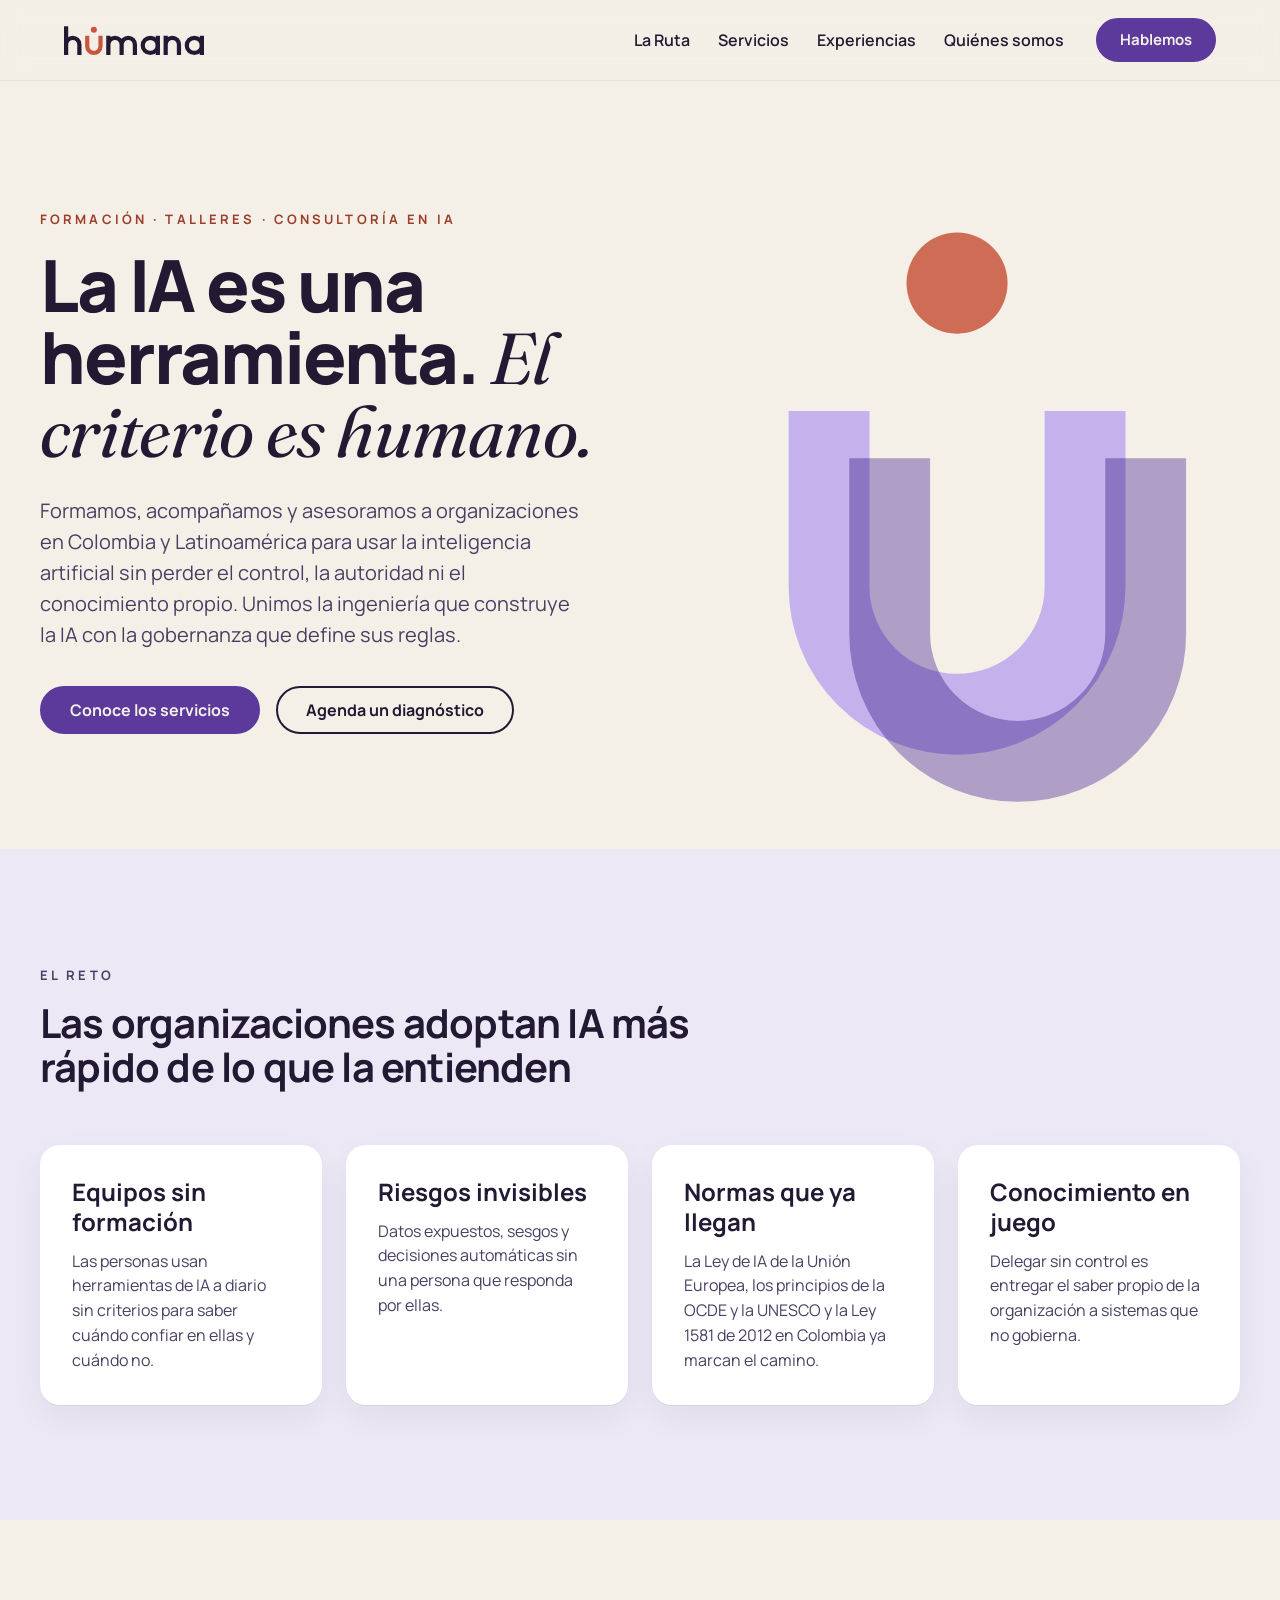
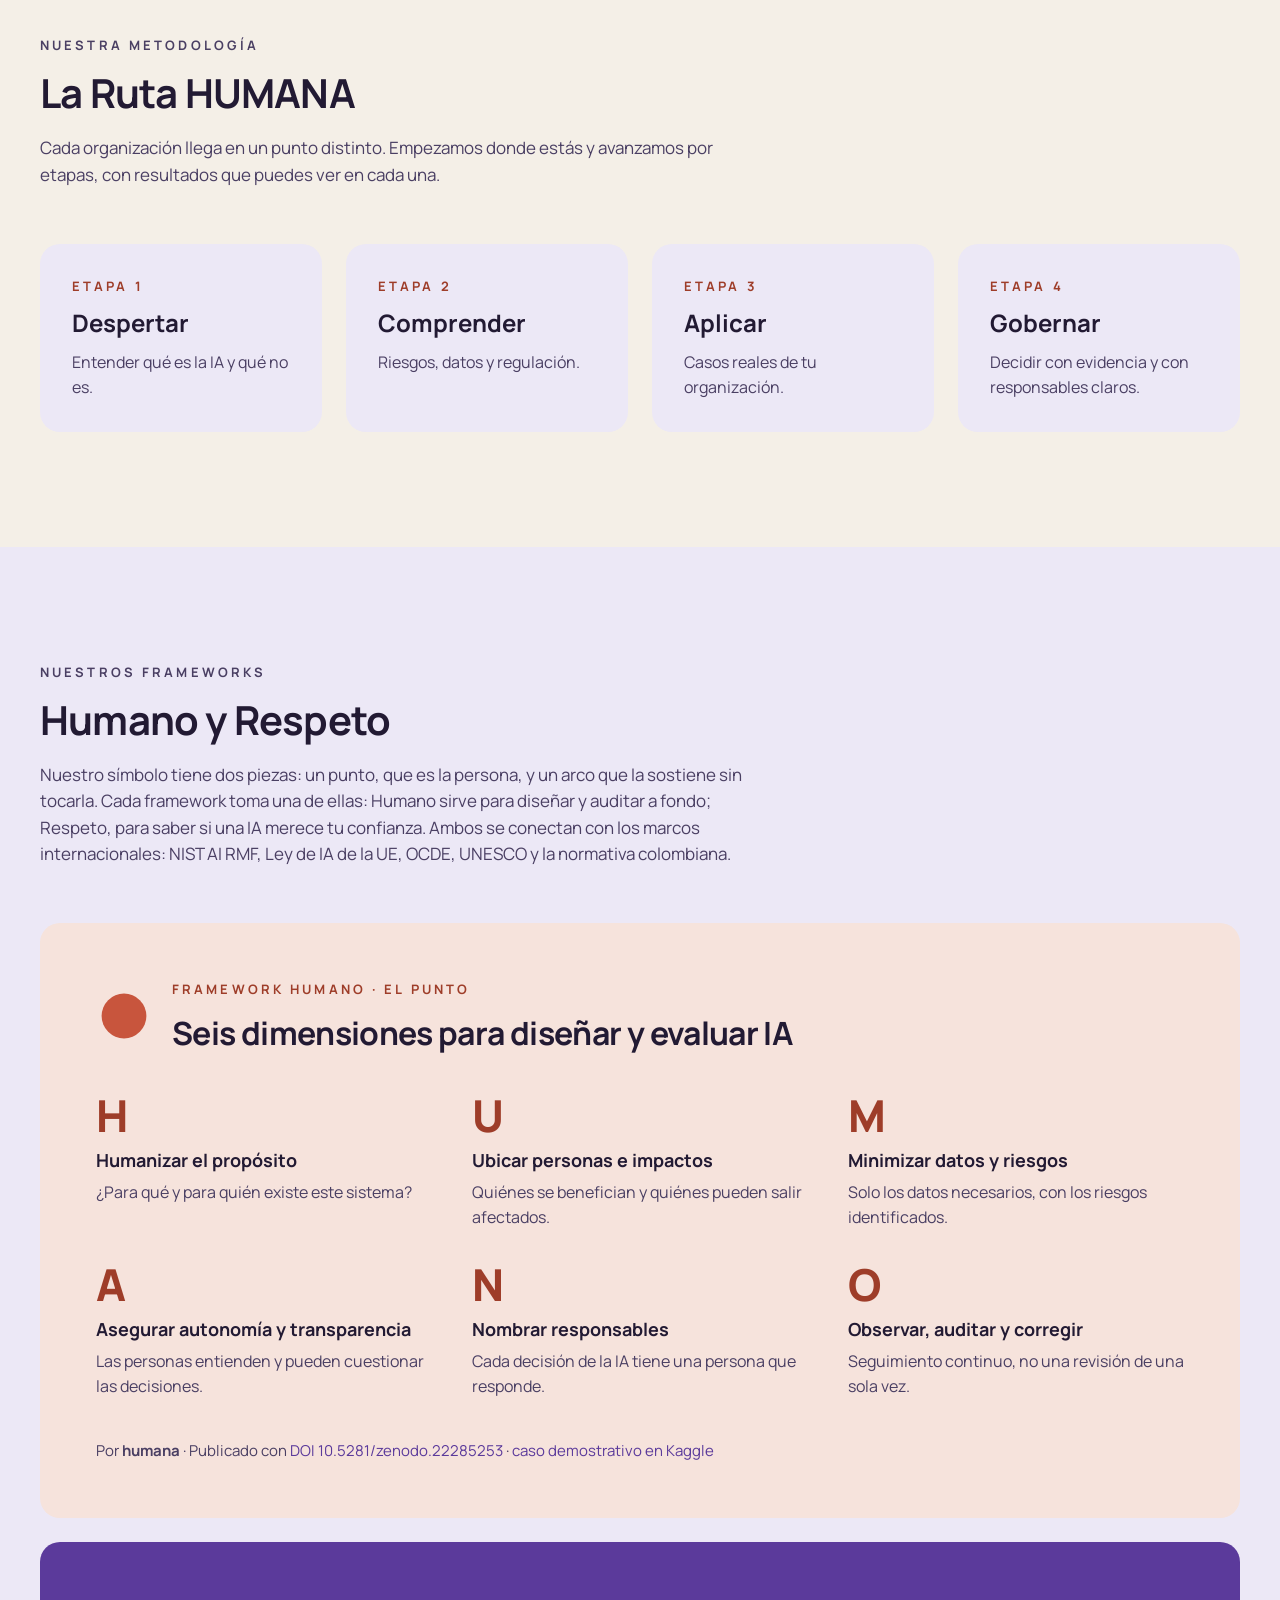
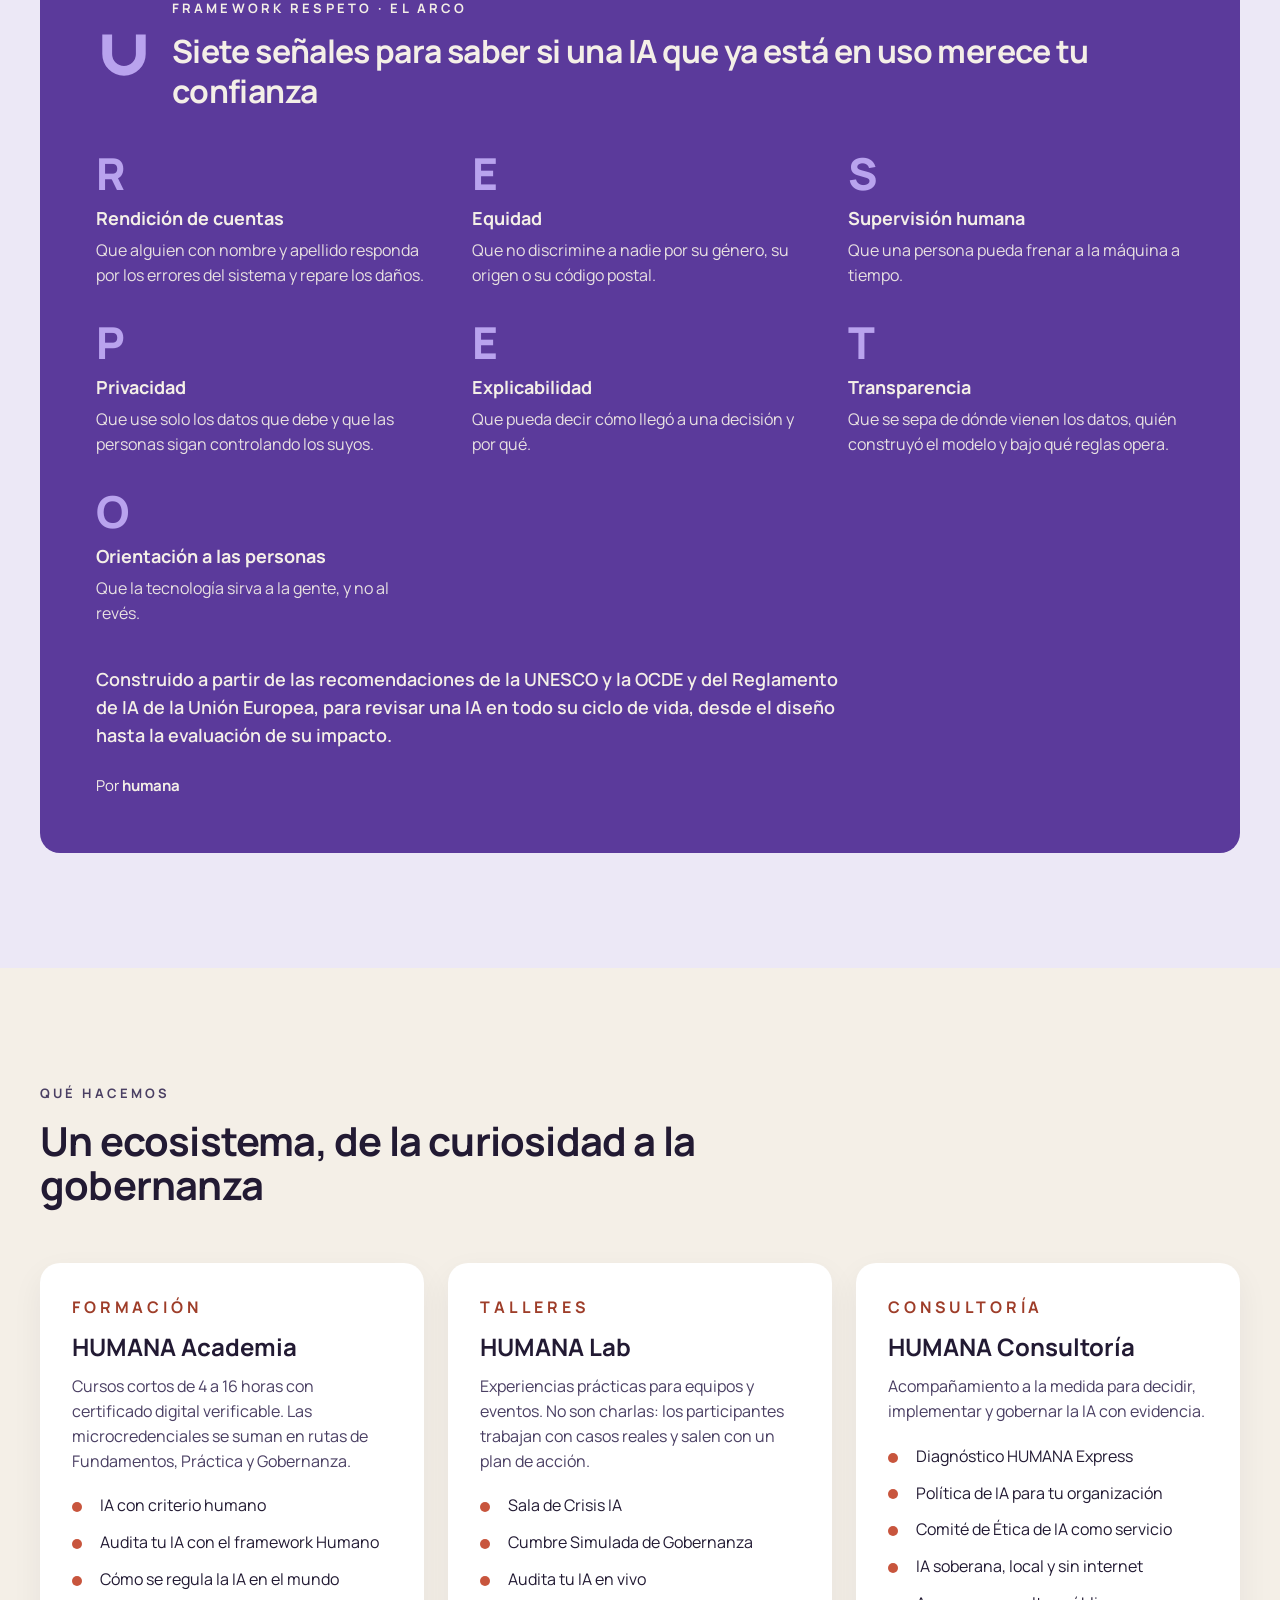
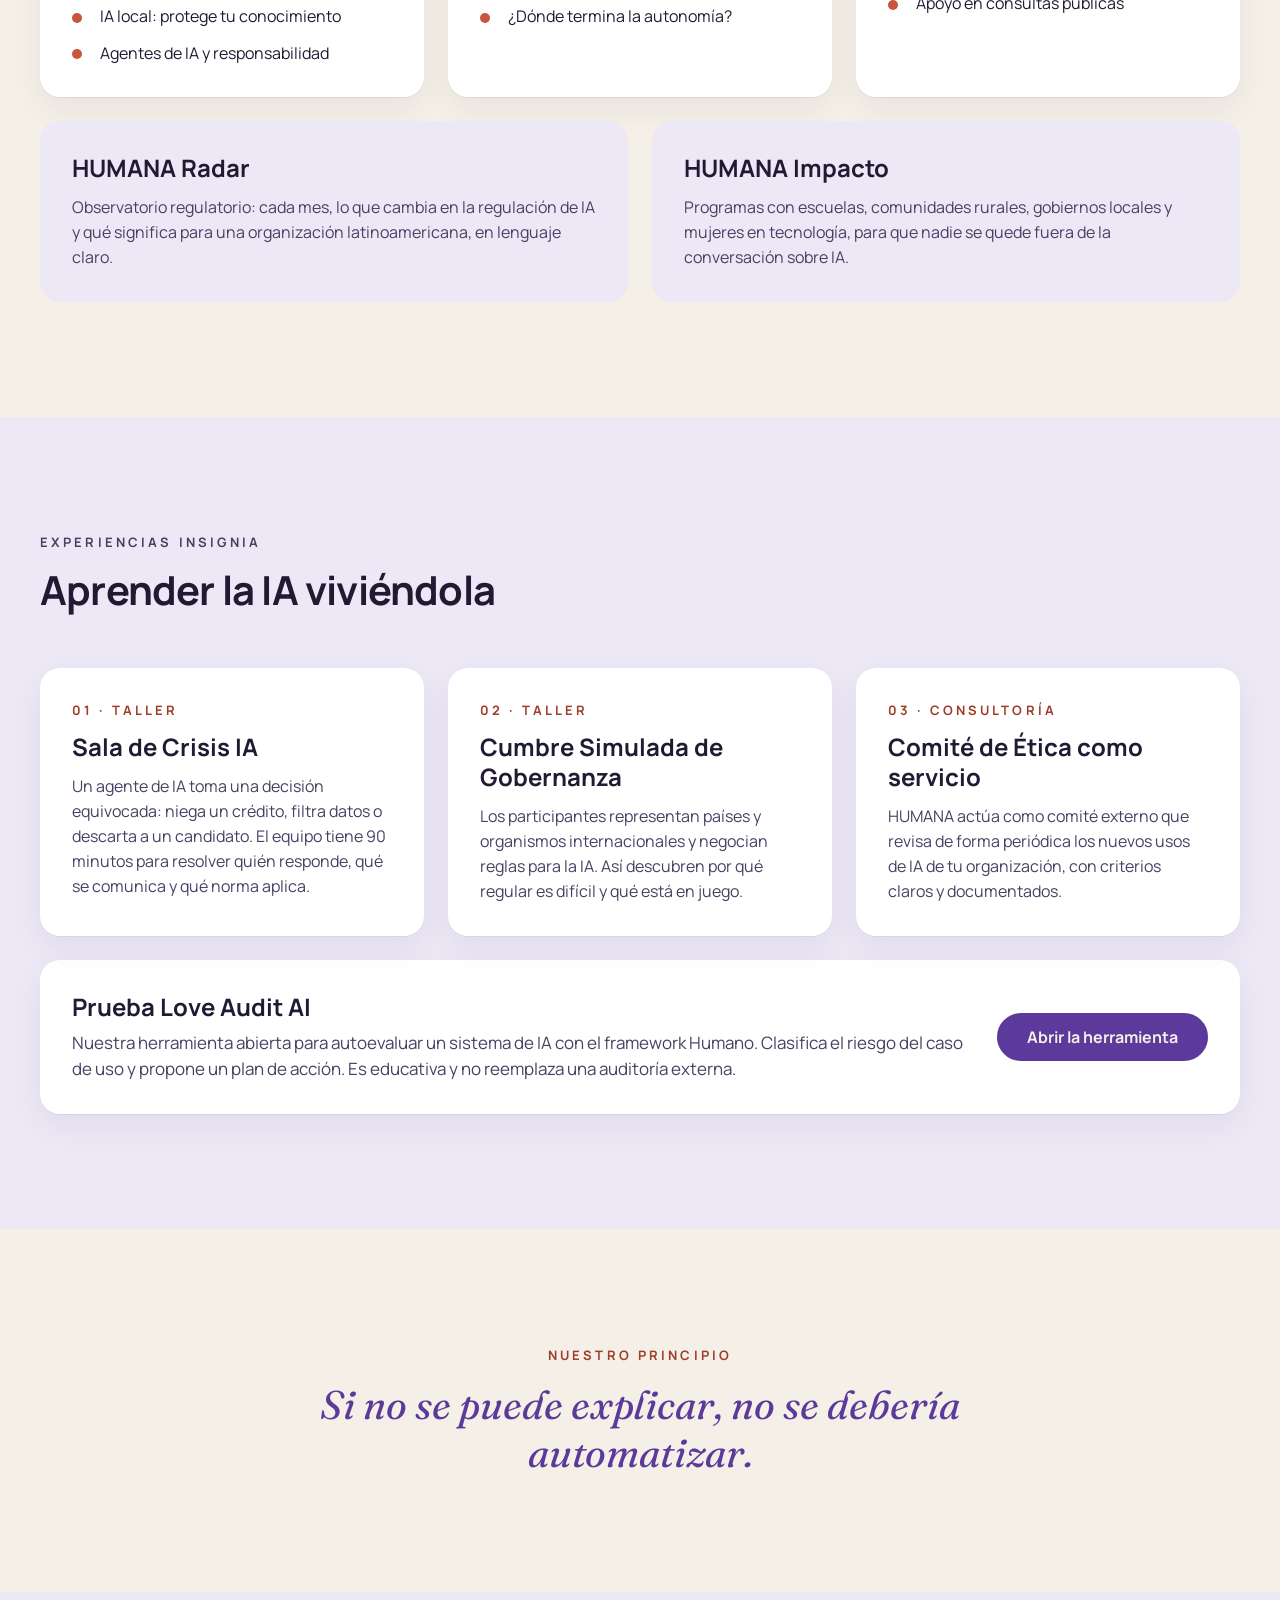
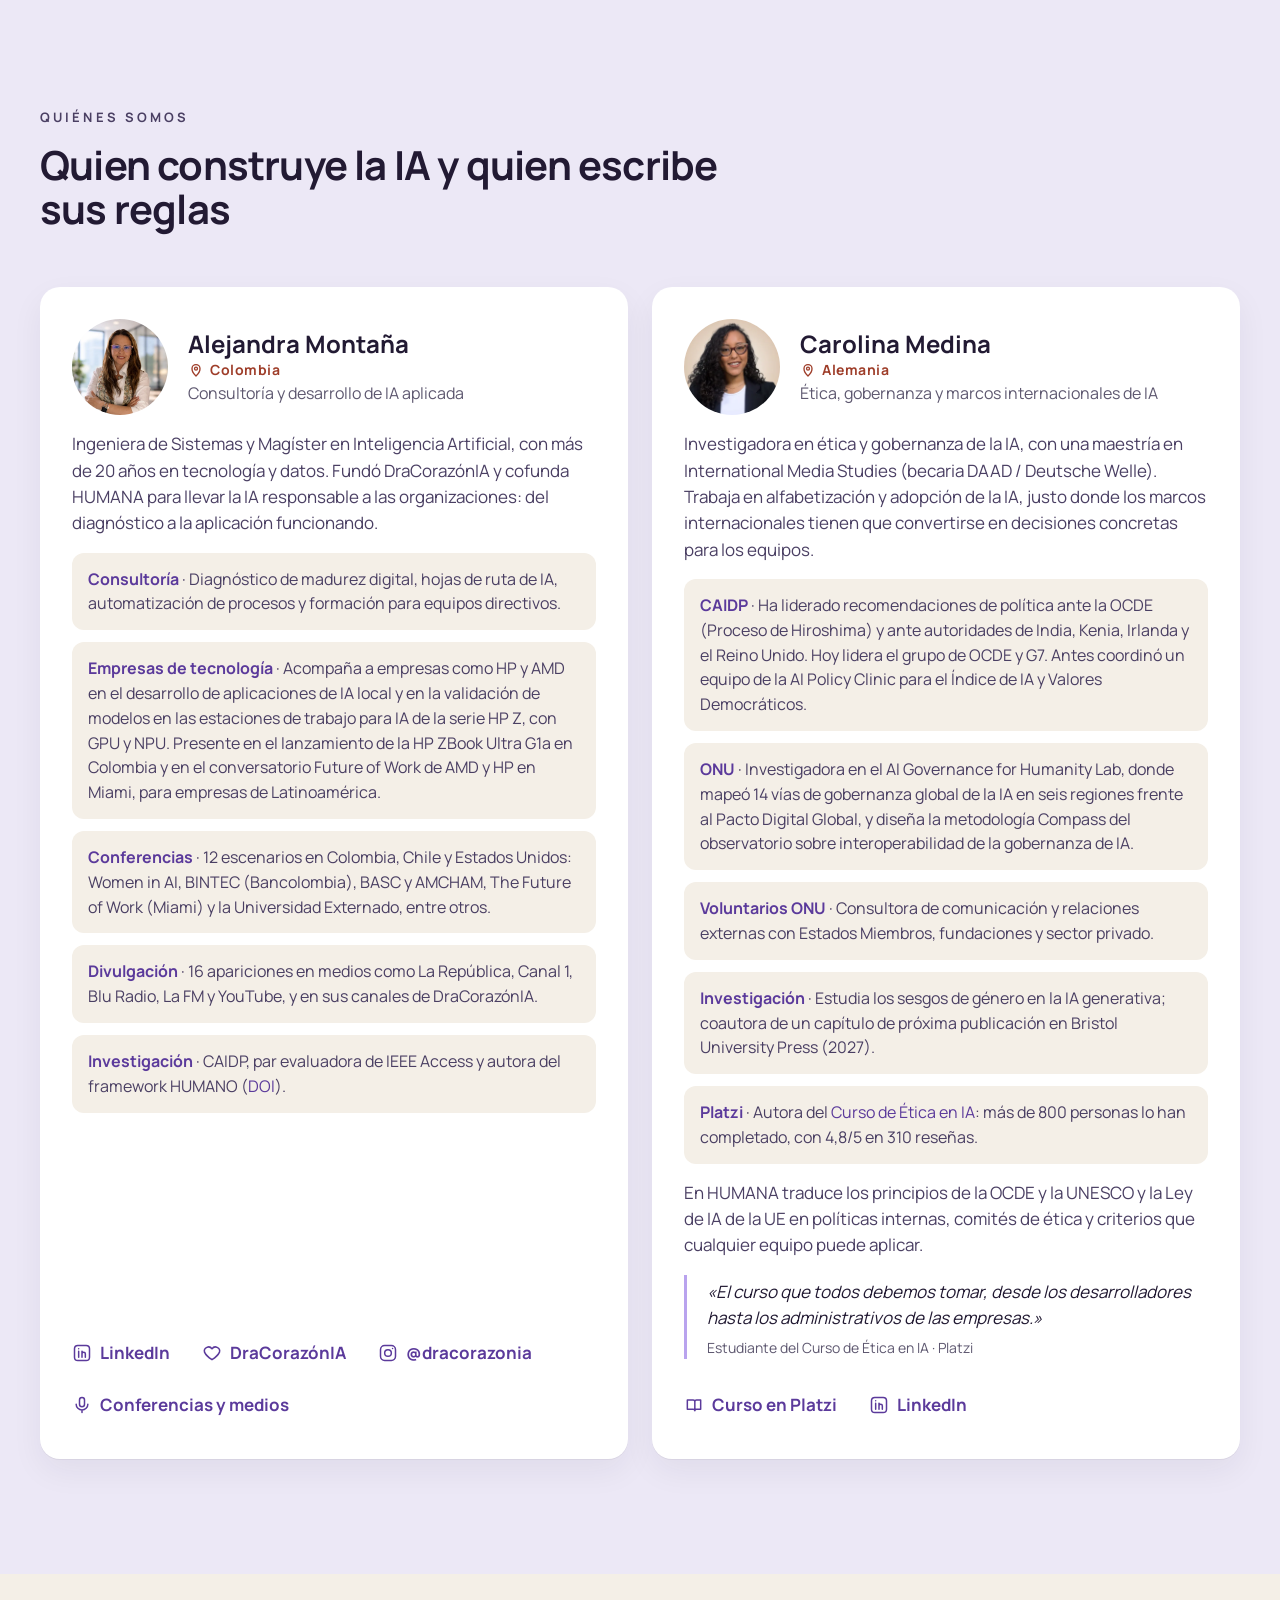
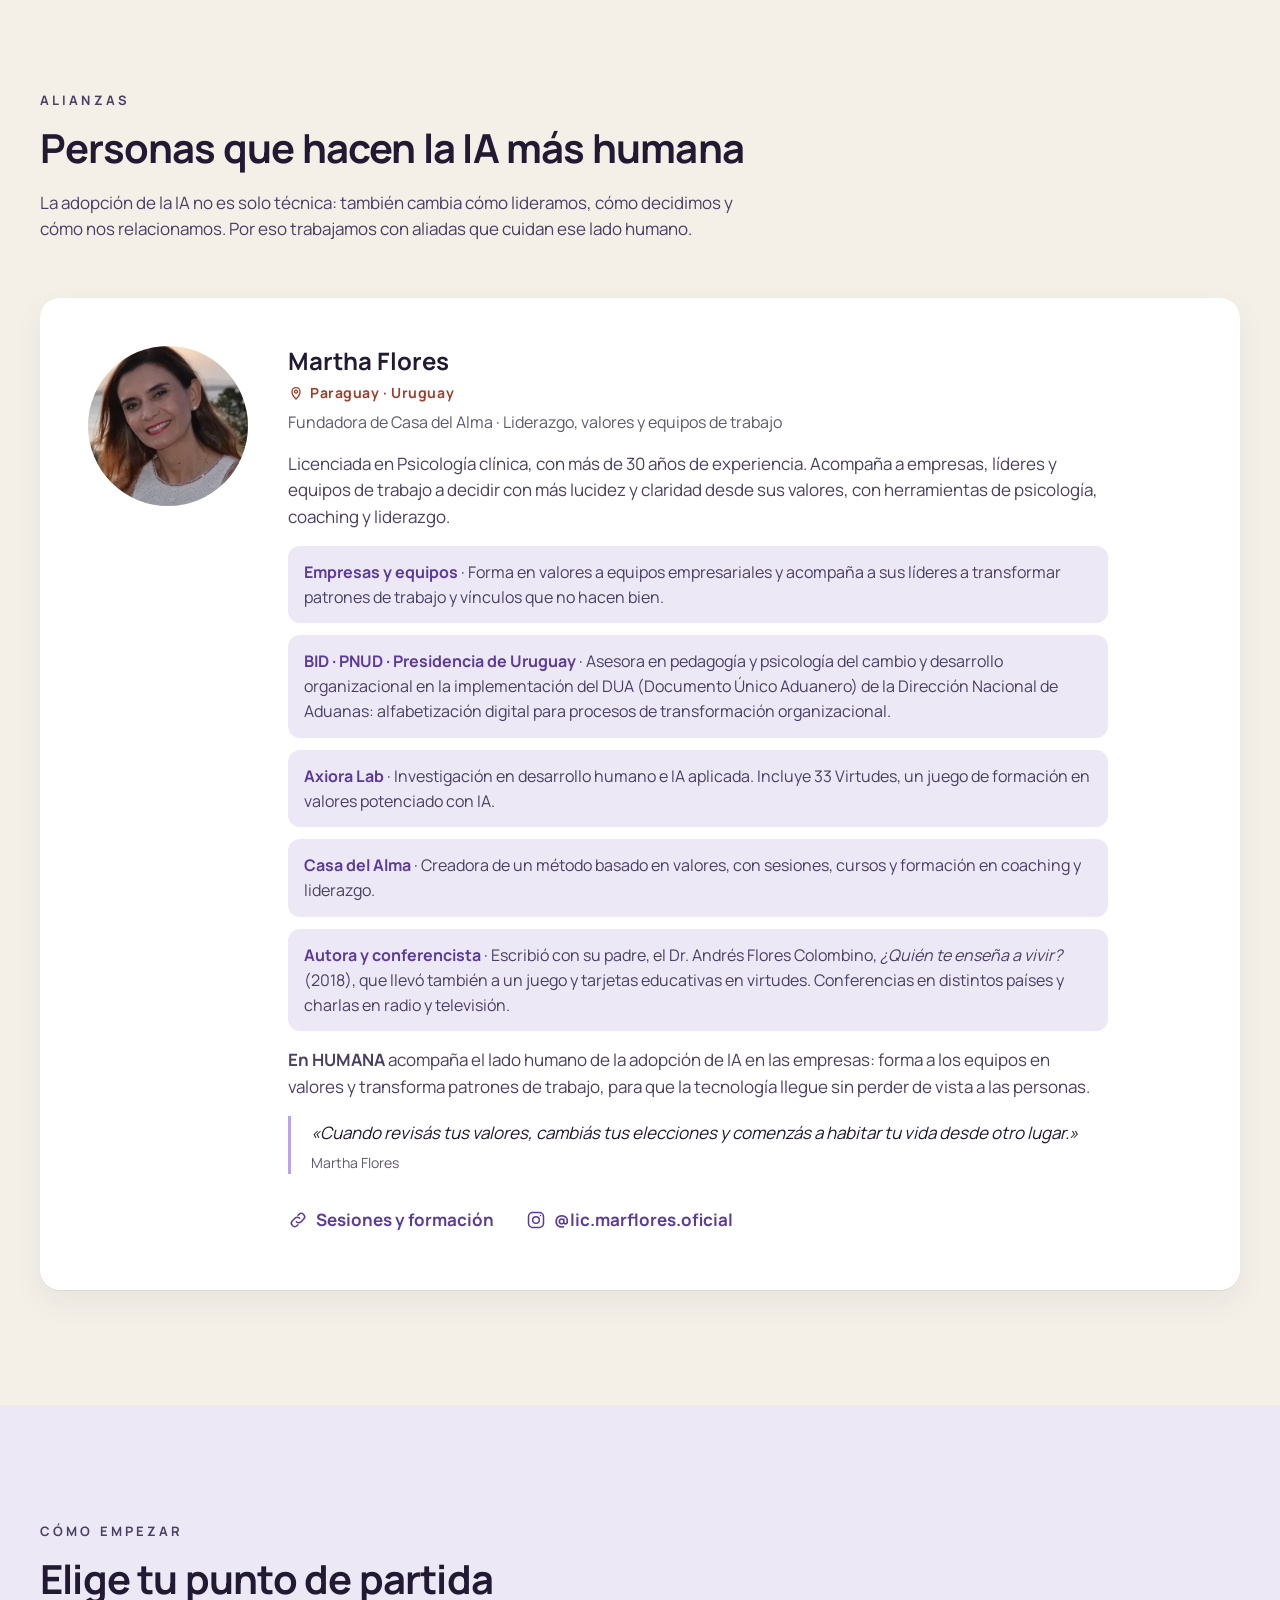
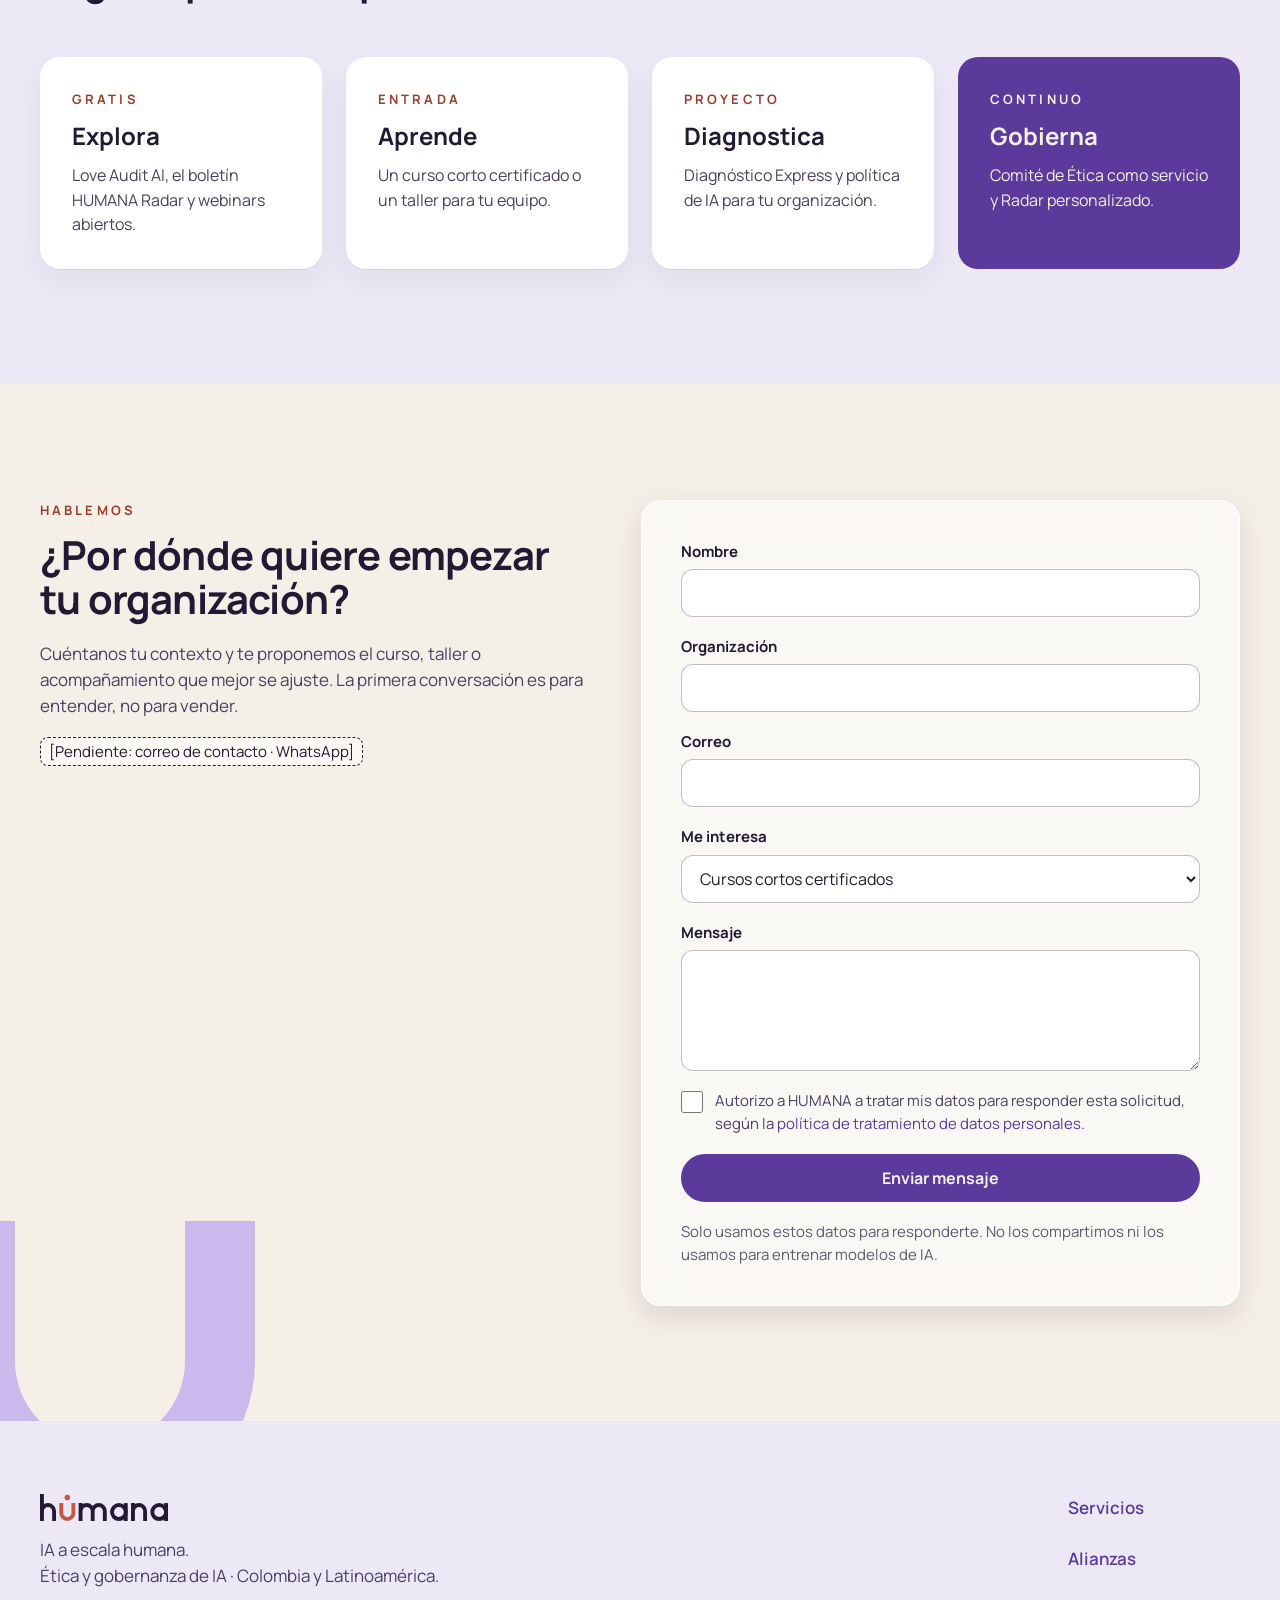
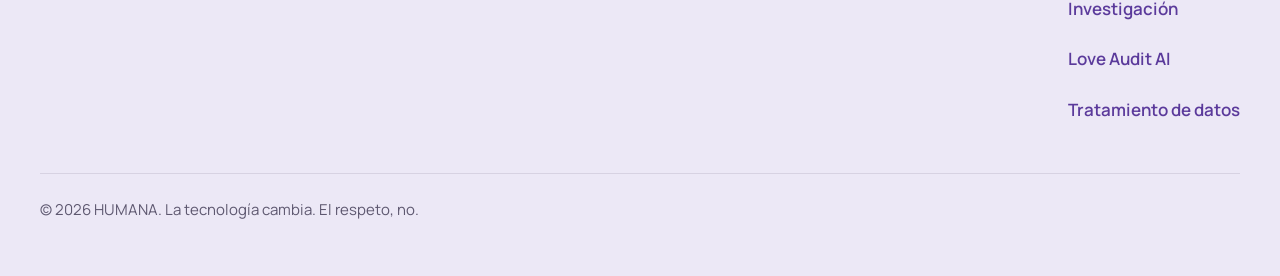
<file: index.html>
<!DOCTYPE html>
<html lang="es-CO">
<head>
  <meta charset="utf-8">
  <meta name="viewport" content="width=device-width, initial-scale=1">
  <title>HUMANA · La IA es una herramienta. El criterio es humano.</title>
  <meta name="description" content="HUMANA forma, acompaña y asesora a organizaciones en Colombia y Latinoamérica para usar la IA sin perder el control, la autoridad ni el conocimiento propio. Cursos, talleres y consultoría en ética y gobernanza de IA.">
  <meta name="theme-color" content="#F4EFE7">
  <meta property="og:title" content="HUMANA · IA a escala humana">
  <meta property="og:description" content="Formación, talleres y consultoría en ética y gobernanza de IA para organizaciones en Colombia y Latinoamérica.">
  <meta property="og:type" content="website">
  <meta property="og:locale" content="es_CO">
  <link rel="icon" href="logo/humana-icono.svg" type="image/svg+xml">
  <link rel="preconnect" href="https://fonts.googleapis.com">
  <link rel="preconnect" href="https://fonts.gstatic.com" crossorigin>
  <link href="https://fonts.googleapis.com/css2?family=Fraunces:ital,opsz,wght@1,9..144,400;1,9..144,500&family=Manrope:wght@400;500;600;700;800&display=swap" rel="stylesheet">
  <link rel="stylesheet" href="css/tokens.css">
  <link rel="stylesheet" href="css/site.css">
</head>
<body>
  <a class="h-salto" href="#contenido">Saltar al contenido</a>

  <header class="h-encabezado">
    <div class="h-contenedor">
      <a class="h-marca" href="./" aria-label="HUMANA, inicio"><img src="logo/humana-logo-claro.svg" alt="HUMANA" width="140" height="30"></a>
      <nav class="h-nav" aria-label="Principal">
        <ul>
          <li><a href="#ruta">La Ruta</a></li>
          <li><a href="#servicios">Servicios</a></li>
          <li><a href="#experiencias">Experiencias</a></li>
          <li><a href="#equipo">Quiénes somos</a></li>
        </ul>
        <a class="h-btn h-btn--compacto" href="#contacto">Hablemos</a>
      </nav>
    </div>
  </header>

  <main id="contenido">

    <!-- Hero -->
    <section class="h-hero">
      <div class="h-contenedor">
        <div class="h-hero__texto">
          <p class="h-eyebrow">Formación · Talleres · Consultoría en IA</p>
          <h1>La IA es una herramienta. <em class="h-acento">El criterio es humano.</em></h1>
          <p class="h-hero__intro">Formamos, acompañamos y asesoramos a organizaciones en Colombia y Latinoamérica para usar la inteligencia artificial sin perder el control, la autoridad ni el conocimiento propio. Unimos la ingeniería que construye la IA con la gobernanza que define sus reglas.</p>
          <div class="h-acciones">
            <a class="h-btn" href="#servicios">Conoce los servicios</a>
            <a class="h-btn h-btn--sec" href="#contacto">Agenda un diagnóstico</a>
          </div>
        </div>
      </div>
      <div class="h-capas" aria-hidden="true"></div>
    </section>

    <!-- El reto -->
    <section class="h-seccion h-seccion--bruma" aria-labelledby="t-reto">
      <div class="h-contenedor">
        <div class="h-cabecera">
          <p class="h-eyebrow">El reto</p>
          <h2 id="t-reto">Las organizaciones adoptan IA más rápido de lo que la entienden</h2>
        </div>
        <div class="h-cuatro">
          <article class="h-card">
            <h3>Equipos sin formación</h3>
            <p>Las personas usan herramientas de IA a diario sin criterios para saber cuándo confiar en ellas y cuándo no.</p>
          </article>
          <article class="h-card">
            <h3>Riesgos invisibles</h3>
            <p>Datos expuestos, sesgos y decisiones automáticas sin una persona que responda por ellas.</p>
          </article>
          <article class="h-card">
            <h3>Normas que ya llegan</h3>
            <p>La Ley de IA de la Unión Europea, los principios de la OCDE y la UNESCO y la Ley 1581 de 2012 en Colombia ya marcan el camino.</p>
          </article>
          <article class="h-card">
            <h3>Conocimiento en juego</h3>
            <p>Delegar sin control es entregar el saber propio de la organización a sistemas que no gobierna.</p>
          </article>
        </div>
      </div>
    </section>

    <!-- La Ruta HUMANA -->
    <section class="h-seccion" id="ruta" aria-labelledby="t-ruta">
      <div class="h-contenedor">
        <div class="h-cabecera">
          <p class="h-eyebrow">Nuestra metodología</p>
          <h2 id="t-ruta">La Ruta HUMANA</h2>
          <p>Cada organización llega en un punto distinto. Empezamos donde estás y avanzamos por etapas, con resultados que puedes ver en cada una.</p>
        </div>
        <ol class="h-recorrido">
          <li><article class="h-card h-card--bruma">
            <span class="h-paso">Etapa 1</span>
            <h3>Despertar</h3>
            <p>Entender qué es la IA y qué no es.</p>
          </article></li>
          <li><article class="h-card h-card--bruma">
            <span class="h-paso">Etapa 2</span>
            <h3>Comprender</h3>
            <p>Riesgos, datos y regulación.</p>
          </article></li>
          <li><article class="h-card h-card--bruma">
            <span class="h-paso">Etapa 3</span>
            <h3>Aplicar</h3>
            <p>Casos reales de tu organización.</p>
          </article></li>
          <li><article class="h-card h-card--bruma">
            <span class="h-paso">Etapa 4</span>
            <h3>Gobernar</h3>
            <p>Decidir con evidencia y con responsables claros.</p>
          </article></li>
        </ol>
      </div>
    </section>

    <!-- Frameworks -->
    <section class="h-seccion h-seccion--bruma" id="frameworks" aria-labelledby="t-frameworks">
      <div class="h-contenedor">
        <div class="h-cabecera">
          <p class="h-eyebrow">Nuestros frameworks</p>
          <h2 id="t-frameworks">Humano y Respeto</h2>
          <p>Nuestro símbolo tiene dos piezas: un punto, que es la persona, y un arco que la sostiene sin tocarla. Cada framework toma una de ellas: Humano sirve para diseñar y auditar a fondo; Respeto, para saber si una IA merece tu confianza. Ambos se conectan con los marcos internacionales: NIST AI RMF, Ley de IA de la UE, OCDE, UNESCO y la normativa colombiana.</p>
        </div>

        <article class="h-card h-card--humano h-humano" aria-labelledby="t-humano">
          <div class="h-humano__cabeza">
            <svg class="h-humano__punto" viewBox="0 0 40 40" aria-hidden="true"><circle cx="20" cy="20" r="16" fill="#C8553D"/></svg>
            <div>
              <p class="h-eyebrow">Framework Humano · el punto</p>
              <h3 id="t-humano">Seis dimensiones para diseñar y evaluar IA</h3>
            </div>
          </div>
          <dl class="h-dimensiones">
            <div><dt><span class="h-letra" aria-hidden="true">H</span>Humanizar el propósito</dt><dd>¿Para qué y para quién existe este sistema?</dd></div>
            <div><dt><span class="h-letra" aria-hidden="true">U</span>Ubicar personas e impactos</dt><dd>Quiénes se benefician y quiénes pueden salir afectados.</dd></div>
            <div><dt><span class="h-letra" aria-hidden="true">M</span>Minimizar datos y riesgos</dt><dd>Solo los datos necesarios, con los riesgos identificados.</dd></div>
            <div><dt><span class="h-letra" aria-hidden="true">A</span>Asegurar autonomía y transparencia</dt><dd>Las personas entienden y pueden cuestionar las decisiones.</dd></div>
            <div><dt><span class="h-letra" aria-hidden="true">N</span>Nombrar responsables</dt><dd>Cada decisión de la IA tiene una persona que responde.</dd></div>
            <div><dt><span class="h-letra" aria-hidden="true">O</span>Observar, auditar y corregir</dt><dd>Seguimiento continuo, no una revisión de una sola vez.</dd></div>
          </dl>
          <p class="h-framework__firma">Por <strong>humana</strong> · Publicado con <a href="https://doi.org/10.5281/zenodo.22285253" target="_blank" rel="noopener">DOI 10.5281/zenodo.22285253<span class="h-salto-texto"> (abre en otra pestaña)</span></a> · <a href="https://www.kaggle.com/code/alejandramontana/humano-adult-census-kaggle" target="_blank" rel="noopener">caso demostrativo en Kaggle<span class="h-salto-texto"> (abre en otra pestaña)</span></a></p>
        </article>

        <article class="h-card h-card--respeto h-respeto" aria-labelledby="t-respeto">
          <div class="h-humano__cabeza">
            <svg class="h-humano__punto" viewBox="0 0 40 40" aria-hidden="true"><path d="M8 6v14a12 12 0 0 0 24 0V6" stroke="#B9A3EE" stroke-width="7" fill="none"/></svg>
            <div>
              <p class="h-eyebrow">Framework Respeto · el arco</p>
              <h3 id="t-respeto">Siete señales para saber si una IA que ya está en uso merece tu confianza</h3>
            </div>
          </div>
          <dl class="h-dimensiones">
            <div><dt><span class="h-letra" aria-hidden="true">R</span>Rendición de cuentas</dt><dd>Que alguien con nombre y apellido responda por los errores del sistema y repare los daños.</dd></div>
            <div><dt><span class="h-letra" aria-hidden="true">E</span>Equidad</dt><dd>Que no discrimine a nadie por su género, su origen o su código postal.</dd></div>
            <div><dt><span class="h-letra" aria-hidden="true">S</span>Supervisión humana</dt><dd>Que una persona pueda frenar a la máquina a tiempo.</dd></div>
            <div><dt><span class="h-letra" aria-hidden="true">P</span>Privacidad</dt><dd>Que use solo los datos que debe y que las personas sigan controlando los suyos.</dd></div>
            <div><dt><span class="h-letra" aria-hidden="true">E</span>Explicabilidad</dt><dd>Que pueda decir cómo llegó a una decisión y por qué.</dd></div>
            <div><dt><span class="h-letra" aria-hidden="true">T</span>Transparencia</dt><dd>Que se sepa de dónde vienen los datos, quién construyó el modelo y bajo qué reglas opera.</dd></div>
            <div><dt><span class="h-letra" aria-hidden="true">O</span>Orientación a las personas</dt><dd>Que la tecnología sirva a la gente, y no al revés.</dd></div>
          </dl>
          <p class="h-respeto__cierre">Construido a partir de las recomendaciones de la UNESCO y la OCDE y del Reglamento de IA de la Unión Europea, para revisar una IA en todo su ciclo de vida, desde el diseño hasta la evaluación de su impacto.</p>
          <p class="h-framework__firma">Por <strong>humana</strong></p>
        </article>
      </div>
    </section>

    <!-- Servicios -->
    <section class="h-seccion" id="servicios" aria-labelledby="t-servicios">
      <div class="h-contenedor">
        <div class="h-cabecera">
          <p class="h-eyebrow">Qué hacemos</p>
          <h2 id="t-servicios">Un ecosistema, de la curiosidad a la gobernanza</h2>
        </div>
        <div class="h-tres">
          <article class="h-card h-servicio">
            <p class="h-eyebrow">Formación</p>
            <h3>HUMANA Academia</h3>
            <p>Cursos cortos de 4 a 16 horas con certificado digital verificable. Las microcredenciales se suman en rutas de Fundamentos, Práctica y Gobernanza.</p>
            <ul class="h-lista">
              <li>IA con criterio humano</li>
              <li>Audita tu IA con el framework Humano</li>
              <li>Cómo se regula la IA en el mundo</li>
              <li>IA local: protege tu conocimiento</li>
              <li>Agentes de IA y responsabilidad</li>
            </ul>
          </article>
          <article class="h-card h-servicio">
            <p class="h-eyebrow">Talleres</p>
            <h3>HUMANA Lab</h3>
            <p>Experiencias prácticas para equipos y eventos. No son charlas: los participantes trabajan con casos reales y salen con un plan de acción.</p>
            <ul class="h-lista">
              <li>Sala de Crisis IA</li>
              <li>Cumbre Simulada de Gobernanza</li>
              <li>Audita tu IA en vivo</li>
              <li>¿Dónde termina la autonomía?</li>
            </ul>
          </article>
          <article class="h-card h-servicio">
            <p class="h-eyebrow">Consultoría</p>
            <h3>HUMANA Consultoría</h3>
            <p>Acompañamiento a la medida para decidir, implementar y gobernar la IA con evidencia.</p>
            <ul class="h-lista">
              <li>Diagnóstico HUMANA Express</li>
              <li>Política de IA para tu organización</li>
              <li>Comité de Ética de IA como servicio</li>
              <li>IA soberana, local y sin internet</li>
              <li>Apoyo en consultas públicas</li>
            </ul>
          </article>
        </div>
        <div class="h-dos h-dos--espacio">
          <article class="h-card h-card--bruma">
            <h3>HUMANA Radar</h3>
            <p>Observatorio regulatorio: cada mes, lo que cambia en la regulación de IA y qué significa para una organización latinoamericana, en lenguaje claro.</p>
          </article>
          <article class="h-card h-card--bruma">
            <h3>HUMANA Impacto</h3>
            <p>Programas con escuelas, comunidades rurales, gobiernos locales y mujeres en tecnología, para que nadie se quede fuera de la conversación sobre IA.</p>
          </article>
        </div>
      </div>
    </section>

    <!-- Experiencias -->
    <section class="h-seccion h-seccion--bruma" id="experiencias" aria-labelledby="t-experiencias">
      <div class="h-contenedor">
        <div class="h-cabecera">
          <p class="h-eyebrow">Experiencias insignia</p>
          <h2 id="t-experiencias">Aprender la IA viviéndola</h2>
        </div>
        <div class="h-tres">
          <article class="h-card">
            <span class="h-paso">01 · Taller</span>
            <h3>Sala de Crisis IA</h3>
            <p>Un agente de IA toma una decisión equivocada: niega un crédito, filtra datos o descarta a un candidato. El equipo tiene 90 minutos para resolver quién responde, qué se comunica y qué norma aplica.</p>
          </article>
          <article class="h-card">
            <span class="h-paso">02 · Taller</span>
            <h3>Cumbre Simulada de Gobernanza</h3>
            <p>Los participantes representan países y organismos internacionales y negocian reglas para la IA. Así descubren por qué regular es difícil y qué está en juego.</p>
          </article>
          <article class="h-card">
            <span class="h-paso">03 · Consultoría</span>
            <h3>Comité de Ética como servicio</h3>
            <p>HUMANA actúa como comité externo que revisa de forma periódica los nuevos usos de IA de tu organización, con criterios claros y documentados.</p>
          </article>
        </div>
        <article class="h-card h-destacada">
          <div>
            <h3>Prueba Love Audit AI</h3>
            <p>Nuestra herramienta abierta para autoevaluar un sistema de IA con el framework Humano. Clasifica el riesgo del caso de uso y propone un plan de acción. Es educativa y no reemplaza una auditoría externa.</p>
          </div>
          <a class="h-btn" href="https://acatherinebusinessintelligence.github.io/Love-Audit-AI/" target="_blank" rel="noopener">Abrir la herramienta<span class="h-salto-texto"> (abre en otra pestaña)</span></a>
        </article>
      </div>
    </section>

    <!-- Principio -->
    <section class="h-seccion h-principio" aria-label="Nuestro principio">
      <div class="h-contenedor">
        <blockquote>
          <p class="h-eyebrow">Nuestro principio</p>
          <p class="h-destacado">Si no se puede explicar, no se debería automatizar.</p>
        </blockquote>
      </div>
    </section>

    <!-- Equipo -->
    <section class="h-seccion h-seccion--bruma" id="equipo" aria-labelledby="t-equipo">
      <div class="h-contenedor">
        <div class="h-cabecera">
          <p class="h-eyebrow">Quiénes somos</p>
          <h2 id="t-equipo">Quien construye la IA y quien escribe sus reglas</h2>
        </div>
        <div class="h-equipo">
          <article class="h-card h-persona">
            <div class="h-persona__cabeza">
              <picture>
                <source srcset="img/alejandra.webp" type="image/webp">
                <img class="h-foto" src="img/alejandra.jpg" alt="Alejandra Montaña" width="96" height="96">
              </picture>
              <div>
                <h3>Alejandra Montaña</h3>
                <p class="h-persona__pais"><svg viewBox="0 0 24 24" aria-hidden="true"><path d="M12 21s-6-5.6-6-11a6 6 0 0 1 12 0c0 5.4-6 11-6 11z"/><circle cx="12" cy="10" r="2.2"/></svg>Colombia</p>
                <p class="h-persona__rol">Consultoría y desarrollo de IA aplicada</p>
              </div>
            </div>
            <p>Ingeniera de Sistemas y Magíster en Inteligencia Artificial, con más de 20 años en tecnología y datos. Fundó DraCorazónIA y cofunda HUMANA para llevar la IA responsable a las organizaciones: del diagnóstico a la aplicación funcionando.</p>
            <ul class="h-credenciales">
              <li><strong>Consultoría</strong> · Diagnóstico de madurez digital, hojas de ruta de IA, automatización de procesos y formación para equipos directivos.</li>
              <li><strong>Empresas de tecnología</strong> · Acompaña a empresas como HP y AMD en el desarrollo de aplicaciones de IA local y en la validación de modelos en las estaciones de trabajo para IA de la serie HP Z, con GPU y NPU. Presente en el lanzamiento de la HP ZBook Ultra G1a en Colombia y en el conversatorio Future of Work de AMD y HP en Miami, para empresas de Latinoamérica.</li>
              <li><strong>Conferencias</strong> · 12 escenarios en Colombia, Chile y Estados Unidos: Women in AI, BINTEC (Bancolombia), BASC y AMCHAM, The Future of Work (Miami) y la Universidad Externado, entre otros.</li>
              <li><strong>Divulgación</strong> · 16 apariciones en medios como La República, Canal 1, Blu Radio, La FM y YouTube, y en sus canales de DraCorazónIA.</li>
              <li><strong>Investigación</strong> · CAIDP, par evaluadora de IEEE Access y autora del framework HUMANO (<a href="https://doi.org/10.5281/zenodo.22285253" target="_blank" rel="noopener">DOI<span class="h-salto-texto"> 10.5281/zenodo.22285253, abre en otra pestaña</span></a>).</li>
            </ul>
            <div class="h-enlaces">
              <a href="https://www.linkedin.com/in/alejandra-montana/" target="_blank" rel="noopener">
                <svg viewBox="0 0 24 24" aria-hidden="true"><rect x="3" y="3" width="18" height="18" rx="4"/><path d="M8 10v7M8 7v.01M12 17v-4a2 2 0 0 1 4 0v4M12 10v7"/></svg>
                LinkedIn<span class="h-salto-texto"> de Alejandra Montaña (abre en otra pestaña)</span>
              </a>
              <a href="https://acatherinebusinessintelligence.github.io/" target="_blank" rel="noopener">
                <svg viewBox="0 0 24 24" aria-hidden="true"><path d="M12 20s-7-4.4-9-9a5 5 0 0 1 9-4 5 5 0 0 1 9 4c-2 4.6-9 9-9 9z"/></svg>
                DraCorazónIA<span class="h-salto-texto"> (sitio personal, abre en otra pestaña)</span>
              </a>
              <a href="https://www.instagram.com/dracorazonia/" target="_blank" rel="noopener">
                <svg viewBox="0 0 24 24" aria-hidden="true"><rect x="3" y="3" width="18" height="18" rx="5"/><circle cx="12" cy="12" r="4"/><path d="M17.5 6.5v.01"/></svg>
                @dracorazonia<span class="h-salto-texto"> en Instagram (abre en otra pestaña)</span>
              </a>
              <a href="https://acatherinebusinessintelligence.github.io/divulgacion.html" target="_blank" rel="noopener">
                <svg viewBox="0 0 24 24" aria-hidden="true"><rect x="9" y="3" width="6" height="11" rx="3"/><path d="M5 11a7 7 0 0 0 14 0M12 18v3"/></svg>
                Conferencias y medios<span class="h-salto-texto"> de Alejandra Montaña (abre en otra pestaña)</span>
              </a>
            </div>
          </article>
          <article class="h-card h-persona">
            <div class="h-persona__cabeza">
              <picture>
                <source srcset="img/carolina.webp" type="image/webp">
                <img class="h-foto" src="img/carolina.jpg" alt="Carolina Medina" width="96" height="96">
              </picture>
              <div>
                <h3>Carolina Medina</h3>
                <p class="h-persona__pais"><svg viewBox="0 0 24 24" aria-hidden="true"><path d="M12 21s-6-5.6-6-11a6 6 0 0 1 12 0c0 5.4-6 11-6 11z"/><circle cx="12" cy="10" r="2.2"/></svg>Alemania</p>
                <p class="h-persona__rol">Ética, gobernanza y marcos internacionales de IA</p>
              </div>
            </div>
            <p>Investigadora en ética y gobernanza de la IA, con una maestría en International Media Studies (becaria DAAD / Deutsche Welle). Trabaja en alfabetización y adopción de la IA, justo donde los marcos internacionales tienen que convertirse en decisiones concretas para los equipos.</p>
            <ul class="h-credenciales">
              <li><strong>CAIDP</strong> · Ha liderado recomendaciones de política ante la OCDE (Proceso de Hiroshima) y ante autoridades de India, Kenia, Irlanda y el Reino Unido. Hoy lidera el grupo de OCDE y G7. Antes coordinó un equipo de la AI Policy Clinic para el Índice de IA y Valores Democráticos.</li>
              <li><strong>ONU</strong> · Investigadora en el AI Governance for Humanity Lab, donde mapeó 14 vías de gobernanza global de la IA en seis regiones frente al Pacto Digital Global, y diseña la metodología Compass del observatorio sobre interoperabilidad de la gobernanza de IA.</li>
              <li><strong>Voluntarios ONU</strong> · Consultora de comunicación y relaciones externas con Estados Miembros, fundaciones y sector privado.</li>
              <li><strong>Investigación</strong> · Estudia los sesgos de género en la IA generativa; coautora de un capítulo de próxima publicación en Bristol University Press (2027).</li>
              <li><strong>Platzi</strong> · Autora del <a href="https://platzi.com/cursos/etica-inteligencia-artificial/" target="_blank" rel="noopener">Curso de Ética en IA<span class="h-salto-texto"> (abre en otra pestaña)</span></a>: más de 800 personas lo han completado, con 4,8/5 en 310 reseñas.</li>
            </ul>
            <p>En HUMANA traduce los principios de la OCDE y la UNESCO y la Ley de IA de la UE en políticas internas, comités de ética y criterios que cualquier equipo puede aplicar.</p>
            <figure class="h-testimonio">
              <blockquote><p>«El curso que todos debemos tomar, desde los desarrolladores hasta los administrativos de las empresas.»</p></blockquote>
              <figcaption>Estudiante del Curso de Ética en IA · Platzi</figcaption>
            </figure>
            <div class="h-enlaces">
              <a href="https://platzi.com/cursos/etica-inteligencia-artificial/" target="_blank" rel="noopener">
                <svg viewBox="0 0 24 24" aria-hidden="true"><path d="M4 6h7a2 2 0 0 1 2 2v11a2 2 0 0 0-2-2H4zM20 6h-5a2 2 0 0 0-2 2v11a2 2 0 0 1 2-2h5z"/></svg>
                Curso en Platzi<span class="h-salto-texto"> de Carolina Medina (abre en otra pestaña)</span>
              </a>
              <a href="https://www.linkedin.com/in/carolinamedinaandmedia/" target="_blank" rel="noopener">
                <svg viewBox="0 0 24 24" aria-hidden="true"><rect x="3" y="3" width="18" height="18" rx="4"/><path d="M8 10v7M8 7v.01M12 17v-4a2 2 0 0 1 4 0v4M12 10v7"/></svg>
                LinkedIn<span class="h-salto-texto"> de Carolina Medina (abre en otra pestaña)</span>
              </a>
            </div>
          </article>
        </div>
      </div>
    </section>

    <!-- Alianzas -->
    <section class="h-seccion" id="alianzas" aria-labelledby="t-alianzas">
      <div class="h-contenedor">
        <div class="h-cabecera">
          <p class="h-eyebrow">Alianzas</p>
          <h2 id="t-alianzas">Personas que hacen la IA más humana</h2>
          <p>La adopción de la IA no es solo técnica: también cambia cómo lideramos, cómo decidimos y cómo nos relacionamos. Por eso trabajamos con aliadas que cuidan ese lado humano.</p>
        </div>
        <article class="h-card h-aliada">
          <picture>
            <source srcset="img/martha.webp" type="image/webp">
            <img class="h-aliada__foto" src="img/martha.jpg" alt="Martha Flores" width="160" height="160">
          </picture>
          <div class="h-aliada__texto">
            <h3>Martha Flores</h3>
            <p class="h-persona__pais"><svg viewBox="0 0 24 24" aria-hidden="true"><path d="M12 21s-6-5.6-6-11a6 6 0 0 1 12 0c0 5.4-6 11-6 11z"/><circle cx="12" cy="10" r="2.2"/></svg>Paraguay · Uruguay</p>
            <p class="h-persona__rol">Fundadora de Casa del Alma · Liderazgo, valores y equipos de trabajo</p>
            <p>Licenciada en Psicología clínica, con más de 30 años de experiencia. Acompaña a empresas, líderes y equipos de trabajo a decidir con más lucidez y claridad desde sus valores, con herramientas de psicología, coaching y liderazgo.</p>
            <ul class="h-credenciales">
              <li><strong>Empresas y equipos</strong> · Forma en valores a equipos empresariales y acompaña a sus líderes a transformar patrones de trabajo y vínculos que no hacen bien.</li>
              <li><strong>BID · PNUD · Presidencia de Uruguay</strong> · Asesora en pedagogía y psicología del cambio y desarrollo organizacional en la implementación del DUA (Documento Único Aduanero) de la Dirección Nacional de Aduanas: alfabetización digital para procesos de transformación organizacional.</li>
              <li><strong>Axiora Lab</strong> · Investigación en desarrollo humano e IA aplicada. Incluye 33 Virtudes, un juego de formación en valores potenciado con IA.</li>
              <li><strong>Casa del Alma</strong> · Creadora de un método basado en valores, con sesiones, cursos y formación en coaching y liderazgo.</li>
              <li><strong>Autora y conferencista</strong> · Escribió con su padre, el Dr. Andrés Flores Colombino, <cite>¿Quién te enseña a vivir?</cite> (2018), que llevó también a un juego y tarjetas educativas en virtudes. Conferencias en distintos países y charlas en radio y televisión.</li>
            </ul>
            <p><strong>En HUMANA</strong> acompaña el lado humano de la adopción de IA en las empresas: forma a los equipos en valores y transforma patrones de trabajo, para que la tecnología llegue sin perder de vista a las personas.</p>
            <figure class="h-testimonio">
              <blockquote><p>«Cuando revisás tus valores, cambiás tus elecciones y comenzás a habitar tu vida desde otro lugar.»</p></blockquote>
              <figcaption>Martha Flores</figcaption>
            </figure>
            <div class="h-enlaces">
              <a href="https://taplink.cc/marflores" target="_blank" rel="noopener">
                <svg viewBox="0 0 24 24" aria-hidden="true"><path d="M10 14a4 4 0 0 0 5.7 0l3-3a4 4 0 0 0-5.7-5.7l-1 1M14 10a4 4 0 0 0-5.7 0l-3 3a4 4 0 0 0 5.7 5.7l1-1"/></svg>
                Sesiones y formación<span class="h-salto-texto"> con Martha Flores (abre en otra pestaña)</span>
              </a>
              <a href="https://www.instagram.com/lic.marflores.oficial/" target="_blank" rel="noopener">
                <svg viewBox="0 0 24 24" aria-hidden="true"><rect x="3" y="3" width="18" height="18" rx="5"/><circle cx="12" cy="12" r="4"/><path d="M17.5 6.5v.01"/></svg>
                @lic.marflores.oficial<span class="h-salto-texto"> en Instagram (abre en otra pestaña)</span>
              </a>
            </div>
          </div>
        </article>
      </div>
    </section>

    <!-- Cómo empezar -->
    <section class="h-seccion h-seccion--bruma" aria-labelledby="t-empezar">
      <div class="h-contenedor">
        <div class="h-cabecera">
          <p class="h-eyebrow">Cómo empezar</p>
          <h2 id="t-empezar">Elige tu punto de partida</h2>
        </div>
        <div class="h-cuatro">
          <article class="h-card">
            <span class="h-paso">Gratis</span>
            <h3>Explora</h3>
            <p>Love Audit AI, el boletín HUMANA Radar y webinars abiertos.</p>
          </article>
          <article class="h-card">
            <span class="h-paso">Entrada</span>
            <h3>Aprende</h3>
            <p>Un curso corto certificado o un taller para tu equipo.</p>
          </article>
          <article class="h-card">
            <span class="h-paso">Proyecto</span>
            <h3>Diagnostica</h3>
            <p>Diagnóstico Express y política de IA para tu organización.</p>
          </article>
          <article class="h-card h-card--respeto">
            <span class="h-paso">Continuo</span>
            <h3>Gobierna</h3>
            <p>Comité de Ética como servicio y Radar personalizado.</p>
          </article>
        </div>
      </div>
    </section>

    <!-- Contacto -->
    <section class="h-seccion h-contacto" id="contacto" aria-labelledby="t-contacto">
      <svg class="h-contacto__capa" viewBox="0 0 360 360" aria-hidden="true"><path d="M60 40v140a120 120 0 0 0 240 0V40" stroke="#B9A3EE" stroke-width="70" fill="none" opacity=".7"/></svg>
      <div class="h-contenedor h-contacto__grilla">
        <div>
          <p class="h-eyebrow">Hablemos</p>
          <h2 id="t-contacto">¿Por dónde quiere empezar tu organización?</h2>
          <p>Cuéntanos tu contexto y te proponemos el curso, taller o acompañamiento que mejor se ajuste. La primera conversación es para entender, no para vender.</p>
          <p><span class="h-pendiente">[Pendiente: correo de contacto · WhatsApp]</span></p>
        </div>
        <form class="h-cristal h-formulario" action="/contacto" method="post" aria-describedby="nota-form">
          <div class="h-trampa" aria-hidden="true"><label for="sitio_web">No llenes este campo</label><input id="sitio_web" name="sitio_web" type="text" tabindex="-1" autocomplete="off"></div>
          <div class="h-campo"><label for="nombre">Nombre</label><input id="nombre" name="nombre" type="text" autocomplete="name" required></div>
          <div class="h-campo"><label for="org">Organización</label><input id="org" name="organizacion" type="text" autocomplete="organization"></div>
          <div class="h-campo"><label for="correo">Correo</label><input id="correo" name="correo" type="email" autocomplete="email" required></div>
          <div class="h-campo"><label for="interes">Me interesa</label>
            <select id="interes" name="interes">
              <option>Cursos cortos certificados</option>
              <option>Talleres para mi equipo</option>
              <option>Consultoría</option>
              <option>HUMANA Radar</option>
              <option>Alianzas e impacto social</option>
            </select>
          </div>
          <div class="h-campo"><label for="mensaje">Mensaje</label><textarea id="mensaje" name="mensaje" rows="4"></textarea></div>
          <div class="h-check">
            <input id="autorizo" name="autorizacion" type="checkbox" value="si" required>
            <label for="autorizo">Autorizo a HUMANA a tratar mis datos para responder esta solicitud, según la <a href="privacidad.html">política de tratamiento de datos personales</a>.</label>
          </div>
          <button class="h-btn" type="submit">Enviar mensaje</button>
          <p class="h-nota" id="nota-form">Solo usamos estos datos para responderte. No los compartimos ni los usamos para entrenar modelos de IA.</p>
        </form>
      </div>
    </section>
  </main>

  <footer class="h-pie">
    <div class="h-contenedor">
      <div class="h-pie__fila">
        <div>
          <a href="./" aria-label="HUMANA, inicio"><img src="logo/humana-logo-claro.svg" alt="HUMANA" width="128" height="28"></a>
          <p>IA a escala humana.<br>Ética y gobernanza de IA · Colombia y Latinoamérica.</p>
        </div>
        <nav aria-label="Pie de página">
          <ul>
            <li><a href="#servicios">Servicios</a></li>
            <li><a href="#alianzas">Alianzas</a></li>
            <li><a href="https://acatherinebusinessintelligence.github.io/investigacion.html">Investigación</a></li>
            <li><a href="https://acatherinebusinessintelligence.github.io/Love-Audit-AI/">Love Audit AI</a></li>
            <li><a href="privacidad.html">Tratamiento de datos</a></li>
          </ul>
        </nav>
      </div>
      <p class="h-pie__legal">© 2026 HUMANA. La tecnología cambia. El respeto, no.</p>
    </div>
  </footer>
</body>
</html>
</file>
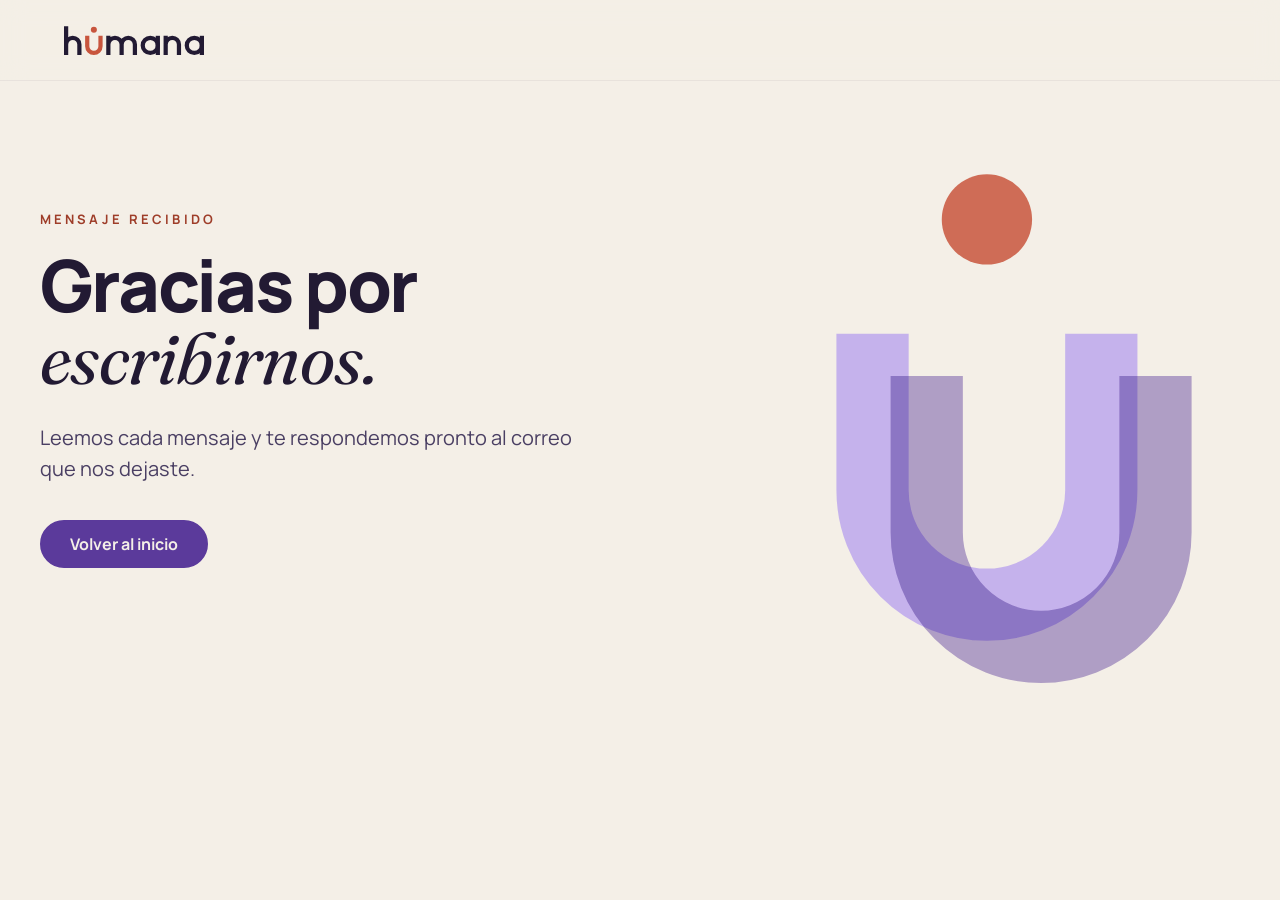
<file: gracias.html>
<!DOCTYPE html>
<html lang="es-CO">
<head>
  <meta charset="utf-8">
  <meta name="viewport" content="width=device-width, initial-scale=1">
  <title>Gracias · HUMANA</title>
  <meta name="robots" content="noindex">
  <link rel="icon" href="logo/humana-icono.svg" type="image/svg+xml">
  <link rel="preconnect" href="https://fonts.googleapis.com">
  <link rel="preconnect" href="https://fonts.gstatic.com" crossorigin>
  <link href="https://fonts.googleapis.com/css2?family=Fraunces:ital,opsz,wght@1,9..144,400;1,9..144,500&family=Manrope:wght@400;500;600;700;800&display=swap" rel="stylesheet">
  <link rel="stylesheet" href="css/tokens.css">
  <link rel="stylesheet" href="css/site.css">
</head>
<body>
  <header class="h-encabezado">
    <div class="h-contenedor">
      <a class="h-marca" href="./" aria-label="HUMANA, inicio"><img src="logo/humana-logo-claro.svg" alt="HUMANA" width="140" height="30"></a>
    </div>
  </header>
  <main class="h-hero" id="contenido">
    <div class="h-contenedor">
      <div class="h-hero__texto">
        <p class="h-eyebrow">Mensaje recibido</p>
        <h1>Gracias por <em class="h-acento">escribirnos.</em></h1>
        <p class="h-hero__intro">Leemos cada mensaje y te respondemos pronto al correo que nos dejaste.</p>
        <div class="h-acciones"><a class="h-btn" href="./">Volver al inicio</a></div>
      </div>
    </div>
    <div class="h-capas" aria-hidden="true"></div>
  </main>
</body>
</html>
</file>
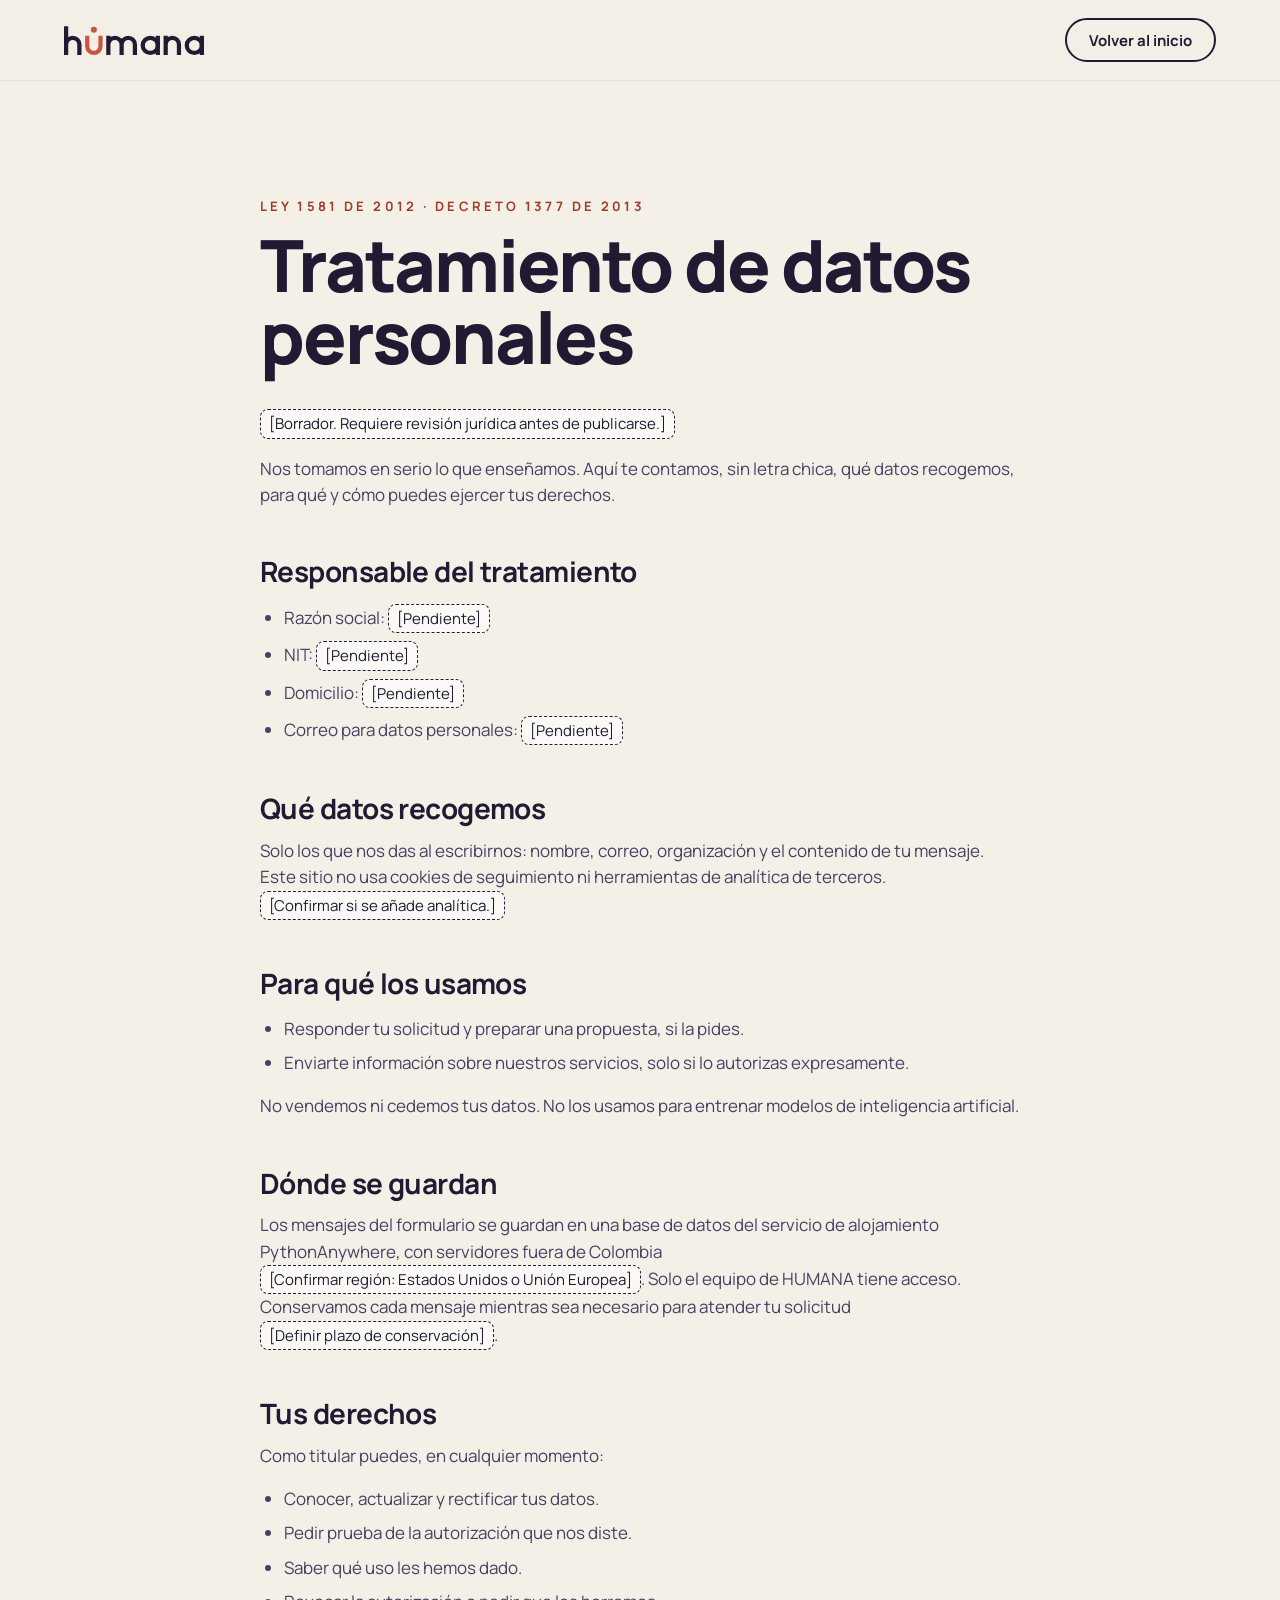
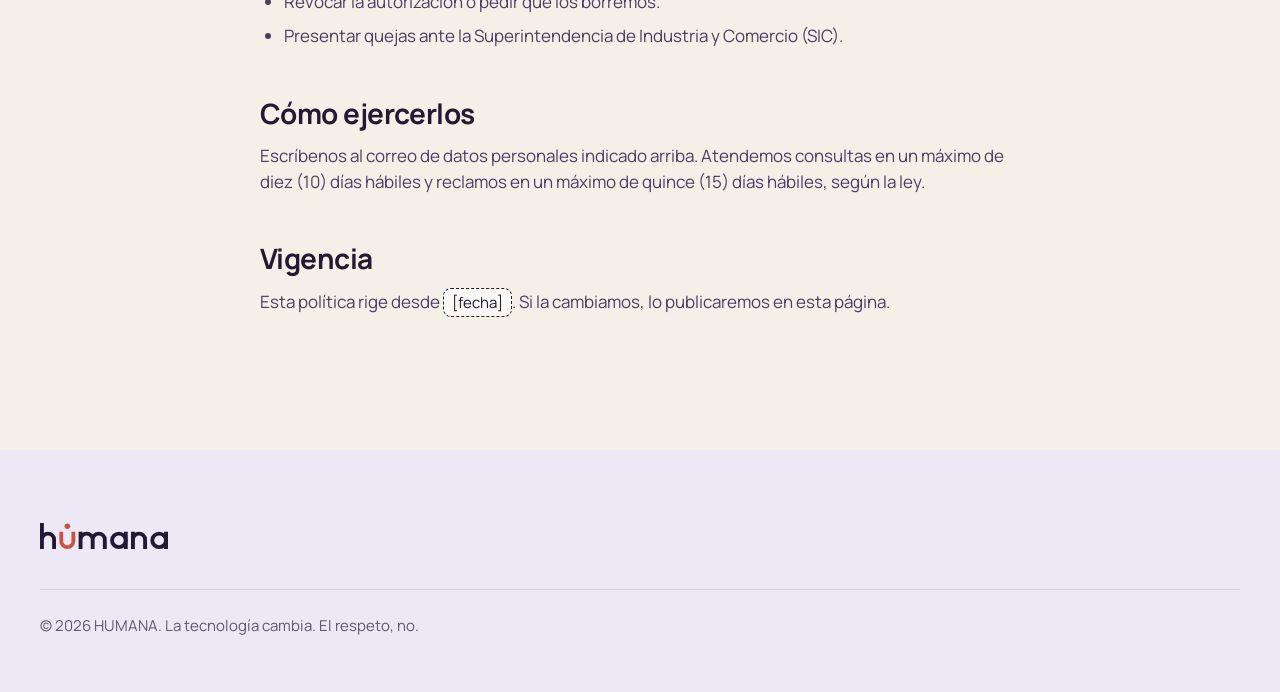
<file: privacidad.html>
<!DOCTYPE html>
<html lang="es-CO">
<head>
  <meta charset="utf-8">
  <meta name="viewport" content="width=device-width, initial-scale=1">
  <title>Política de tratamiento de datos personales · HUMANA</title>
  <meta name="robots" content="noindex">
  <link rel="icon" href="logo/humana-icono.svg" type="image/svg+xml">
  <link rel="preconnect" href="https://fonts.googleapis.com">
  <link rel="preconnect" href="https://fonts.gstatic.com" crossorigin>
  <link href="https://fonts.googleapis.com/css2?family=Fraunces:ital,opsz,wght@1,9..144,400;1,9..144,500&family=Manrope:wght@400;500;600;700;800&display=swap" rel="stylesheet">
  <link rel="stylesheet" href="css/tokens.css">
  <link rel="stylesheet" href="css/site.css">
</head>
<body>
  <a class="h-salto" href="#contenido">Saltar al contenido</a>
  <header class="h-encabezado">
    <div class="h-contenedor">
      <a class="h-marca" href="./" aria-label="HUMANA, inicio"><img src="logo/humana-logo-claro.svg" alt="HUMANA" width="140" height="30"></a>
      <nav class="h-nav" aria-label="Principal">
        <a class="h-btn h-btn--sec h-btn--compacto" href="./">Volver al inicio</a>
      </nav>
    </div>
  </header>

  <main id="contenido" class="h-seccion">
    <div class="h-contenedor h-legal">
      <p class="h-eyebrow">Ley 1581 de 2012 · Decreto 1377 de 2013</p>
      <h1>Tratamiento de datos personales</h1>
      <p><span class="h-pendiente">[Borrador. Requiere revisión jurídica antes de publicarse.]</span></p>
      <p>Nos tomamos en serio lo que enseñamos. Aquí te contamos, sin letra chica, qué datos recogemos, para qué y cómo puedes ejercer tus derechos.</p>

      <h2>Responsable del tratamiento</h2>
      <ul>
        <li>Razón social: <span class="h-pendiente">[Pendiente]</span></li>
        <li>NIT: <span class="h-pendiente">[Pendiente]</span></li>
        <li>Domicilio: <span class="h-pendiente">[Pendiente]</span></li>
        <li>Correo para datos personales: <span class="h-pendiente">[Pendiente]</span></li>
      </ul>

      <h2>Qué datos recogemos</h2>
      <p>Solo los que nos das al escribirnos: nombre, correo, organización y el contenido de tu mensaje. Este sitio no usa cookies de seguimiento ni herramientas de analítica de terceros. <span class="h-pendiente">[Confirmar si se añade analítica.]</span></p>

      <h2>Para qué los usamos</h2>
      <ul>
        <li>Responder tu solicitud y preparar una propuesta, si la pides.</li>
        <li>Enviarte información sobre nuestros servicios, solo si lo autorizas expresamente.</li>
      </ul>
      <p>No vendemos ni cedemos tus datos. No los usamos para entrenar modelos de inteligencia artificial.</p>

      <h2>Dónde se guardan</h2>
      <p>Los mensajes del formulario se guardan en una base de datos del servicio de alojamiento PythonAnywhere, con servidores fuera de Colombia <span class="h-pendiente">[Confirmar región: Estados Unidos o Unión Europea]</span>. Solo el equipo de HUMANA tiene acceso. Conservamos cada mensaje mientras sea necesario para atender tu solicitud <span class="h-pendiente">[Definir plazo de conservación]</span>.</p>

      <h2>Tus derechos</h2>
      <p>Como titular puedes, en cualquier momento:</p>
      <ul>
        <li>Conocer, actualizar y rectificar tus datos.</li>
        <li>Pedir prueba de la autorización que nos diste.</li>
        <li>Saber qué uso les hemos dado.</li>
        <li>Revocar la autorización o pedir que los borremos.</li>
        <li>Presentar quejas ante la Superintendencia de Industria y Comercio (SIC).</li>
      </ul>

      <h2>Cómo ejercerlos</h2>
      <p>Escríbenos al correo de datos personales indicado arriba. Atendemos consultas en un máximo de diez (10) días hábiles y reclamos en un máximo de quince (15) días hábiles, según la ley.</p>

      <h2>Vigencia</h2>
      <p>Esta política rige desde <span class="h-pendiente">[fecha]</span>. Si la cambiamos, lo publicaremos en esta página.</p>
    </div>
  </main>

  <footer class="h-pie">
    <div class="h-contenedor">
      <a href="./" aria-label="HUMANA, inicio"><img src="logo/humana-logo-claro.svg" alt="HUMANA" width="128" height="28"></a>
      <p class="h-pie__legal">© 2026 HUMANA. La tecnología cambia. El respeto, no.</p>
    </div>
  </footer>
</body>
</html>
</file>
<file: css/tokens.css>
/* HUMANA — tokens y componentes base · v1.1
   Requiere las fuentes Manrope y Fraunces Italic (ver BRAND.md §4). */

:root {
  /* Color */
  --h-hueso: #F4EFE7;
  --h-bruma: #ECE8F6;
  --h-blanco: #FFFFFF;
  --h-tinta: #221A33;
  --h-ciruela: #4A3F63;
  --h-piedra: #5E5870;
  --h-jacaranda: #5B3A9B;
  --h-lavanda: #B9A3EE;
  --h-arcilla: #C8553D;
  --h-arcilla-profunda: #9E3D29;
  --h-rosa-arcilla: #F6E3DC;

  /* Tipografía */
  --h-sans: "Manrope", system-ui, -apple-system, "Segoe UI", sans-serif;
  --h-serif: "Fraunces", Georgia, serif;
  --h-fs-h1: clamp(44px, 6vw, 72px);
  --h-fs-h2: clamp(30px, 3.6vw, 40px);
  --h-fs-destacado: clamp(28px, 3.6vw, 40px);
  --h-fs-cuerpo: clamp(17px, 1.3vw, 18px);
  --h-fs-etiqueta: 13px;

  /* Forma y espacio */
  --h-radio: 20px;
  --h-radio-sm: 12px;
  --h-radio-pildora: 999px;
  --h-espacio: 8px;
  --h-seccion-y: clamp(64px, 9vw, 128px);
  --h-ancho-max: 1200px;
}

/* Base */
body {
  margin: 0;
  background: var(--h-hueso);
  color: var(--h-ciruela);
  font-family: var(--h-sans);
  font-size: var(--h-fs-cuerpo);
  line-height: 1.55;
}
h1, h2, h3, h4 { color: var(--h-tinta); font-family: var(--h-sans); margin: 0 0 0.5em; }
h1 { font-size: var(--h-fs-h1); font-weight: 800; line-height: 1.0; letter-spacing: -0.03em; }
h2 { font-size: var(--h-fs-h2); font-weight: 700; line-height: 1.1; letter-spacing: -0.02em; }
h3 { font-size: 24px; font-weight: 700; line-height: 1.25; }
a { color: var(--h-jacaranda); text-decoration: none; }
a:hover { text-decoration: underline; text-underline-offset: 3px; }
:focus-visible { outline: 3px solid var(--h-jacaranda); outline-offset: 2px; }

/* Acento editorial: una frase por pieza */
.h-acento {
  font-family: var(--h-serif);
  font-style: italic;
  font-weight: 400;
  letter-spacing: -0.01em;
}
.h-destacado { font-family: var(--h-serif); font-style: italic; font-size: var(--h-fs-destacado); line-height: 1.2; color: var(--h-jacaranda); }

.h-eyebrow {
  font-size: var(--h-fs-etiqueta);
  font-weight: 700;
  letter-spacing: 0.24em;
  text-transform: uppercase;
  color: var(--h-arcilla-profunda);
}
.h-secundario { color: var(--h-piedra); }

/* Secciones */
.h-seccion { padding: var(--h-seccion-y) 24px; }
.h-seccion--bruma { background: var(--h-bruma); }
.h-contenedor { max-width: var(--h-ancho-max); margin: 0 auto; }

/* Botones */
.h-btn {
  display: inline-flex; align-items: center; justify-content: center; gap: 8px;
  min-height: 48px; padding: 0 28px;
  border: 2px solid var(--h-jacaranda); border-radius: var(--h-radio-pildora);
  background: var(--h-jacaranda); color: var(--h-hueso);
  font: 700 16px/1 var(--h-sans); text-decoration: none; cursor: pointer;
  transition: background .2s, border-color .2s, color .2s;
}
.h-btn:hover { background: var(--h-tinta); border-color: var(--h-tinta); text-decoration: none; }
.h-btn--sec { background: transparent; color: var(--h-tinta); border-color: var(--h-tinta); }
.h-btn--sec:hover { background: var(--h-tinta); color: var(--h-hueso); }

/* Tarjetas */
.h-card {
  background: var(--h-blanco);
  border-radius: var(--h-radio);
  padding: 32px;
  box-shadow: 0 1px 0 rgba(34, 26, 51, 0.06), 0 12px 32px rgba(34, 26, 51, 0.06);
}
.h-card--bruma { background: var(--h-bruma); box-shadow: none; }
.h-card--humano { background: var(--h-rosa-arcilla); box-shadow: none; }
.h-card--respeto { background: var(--h-jacaranda); color: var(--h-hueso); box-shadow: none; }
.h-card--respeto h2, .h-card--respeto h3 { color: var(--h-hueso); }

/* Cristal: tarjeta translúcida sobre capas */
.h-cristal {
  background: rgba(255, 255, 255, 0.55);
  -webkit-backdrop-filter: blur(18px);
  backdrop-filter: blur(18px);
  border-radius: var(--h-radio);
  box-shadow: inset 0 0 0 1px rgba(255, 255, 255, 0.7), 0 10px 30px rgba(34, 26, 51, 0.12);
}

/* Capas transparentes (decorativas).
   Uso: <section class="h-hero"> … <div class="h-capas" aria-hidden="true"></div></section>
   El contenedor debe tener position: relative y overflow: hidden. */
.h-hero { position: relative; overflow: hidden; }
.h-hero > :not(.h-capas) { position: relative; z-index: 1; }
.h-capas {
  position: absolute; right: -6%; top: 0; bottom: 0; width: min(46vw, 640px);
  pointer-events: none; z-index: 0;
  background-repeat: no-repeat; background-position: right center; background-size: contain;
  background-image: url("data:image/svg+xml,%3Csvg xmlns='http://www.w3.org/2000/svg' viewBox='0 0 760 1000' fill='none'%3E%3Cpath d='M150 420V680A190 190 0 0 0 530 680V420' stroke='%23B9A3EE' stroke-width='120' opacity='.8'/%3E%3Cpath d='M240 490V750A190 190 0 0 0 620 750V490' stroke='%235B3A9B' stroke-width='120' opacity='.45' style='mix-blend-mode:multiply'/%3E%3Ccircle cx='340' cy='230' r='75' fill='%23C8553D' opacity='.9'/%3E%3C/svg%3E");
}
@media (max-width: 760px) {
  .h-capas { opacity: 0.35; width: 80vw; right: -30%; }
}
</file>
<file: css/site.css>
/* HUMANA — estilos del sitio. Se carga después de tokens.css (fuente de verdad de la marca)
   y solo añade composición de página y las correcciones documentadas abajo. */

*, *::before, *::after { box-sizing: border-box; }
html { scroll-behavior: smooth; }
img, svg { display: block; max-width: 100%; }
p { margin: 0 0 1em; }

.h-salto {
  position: absolute; left: 16px; top: -60px; z-index: 10;
  background: var(--h-jacaranda); color: var(--h-hueso);
  padding: 12px 20px; border-radius: var(--h-radio-sm); font-weight: 700;
}
.h-salto:focus { top: 16px; }

/* ---------- Encabezado ---------- */
.h-encabezado {
  position: sticky; top: 0; z-index: 5;
  background: rgba(244, 239, 231, 0.92);
  -webkit-backdrop-filter: blur(12px); backdrop-filter: blur(12px);
  border-bottom: 1px solid rgba(34, 26, 51, 0.06);
}
.h-encabezado .h-contenedor {
  display: flex; align-items: center; justify-content: space-between; gap: 24px;
  min-height: 80px; padding: 0 24px;
}
.h-marca { display: inline-block; padding: 8px 0; } /* área de respeto */
.h-marca img { width: 140px; height: auto; }
.h-nav { display: flex; align-items: center; gap: 32px; }
.h-nav ul { display: flex; gap: 28px; list-style: none; margin: 0; padding: 0; }
.h-nav ul a { color: var(--h-tinta); font-weight: 600; font-size: 16px; display: inline-block; padding: 12px 0; }
.h-btn--compacto { min-height: 44px; padding: 0 22px; font-size: 15px; }

/* ---------- Hero ---------- */
.h-hero { padding: clamp(72px, 10vw, 144px) 24px clamp(64px, 9vw, 128px); }
.h-hero .h-contenedor { width: 100%; }
.h-hero__texto { max-width: 640px; }
.h-hero h1 { margin: 20px 0 28px; }
.h-hero__intro { font-size: 20px; color: var(--h-ciruela); max-width: 540px; }
.h-acciones { display: flex; flex-wrap: wrap; gap: 16px; margin-top: 36px; }

/* Corrección v1.1: el círculo de la composición pasa de opacidad .9 a .85 (regla 45–85 %, BRAND §5). */
.h-capas {
  background-image: url("data:image/svg+xml,%3Csvg xmlns='http://www.w3.org/2000/svg' viewBox='0 0 760 1000' fill='none'%3E%3Cpath d='M150 420V680A190 190 0 0 0 530 680V420' stroke='%23B9A3EE' stroke-width='120' opacity='.8'/%3E%3Cpath d='M240 490V750A190 190 0 0 0 620 750V490' stroke='%235B3A9B' stroke-width='120' opacity='.45' style='mix-blend-mode:multiply'/%3E%3Ccircle cx='340' cy='230' r='75' fill='%23C8553D' opacity='.85'/%3E%3C/svg%3E");
}

/* ---------- Encabezados de sección ---------- */
.h-cabecera { max-width: 720px; margin-bottom: 56px; }
.h-cabecera h2 { margin-top: 16px; }
.h-cabecera p { color: var(--h-ciruela); }

/* ---------- Recorrido de servicios ---------- */
.h-recorrido {
  display: grid; grid-template-columns: repeat(4, 1fr); gap: 24px;
  list-style: none; margin: 0; padding: 0; counter-reset: paso;
}
.h-recorrido .h-card { display: flex; flex-direction: column; gap: 12px; height: 100%; }
.h-paso {
  font-size: var(--h-fs-etiqueta); font-weight: 700; letter-spacing: 0.24em;
  text-transform: uppercase; color: var(--h-arcilla-profunda);
}
.h-recorrido h3 { margin: 0; }
.h-recorrido p { margin: 0; font-size: 16px; }
.h-icono { width: 40px; height: 40px; stroke: var(--h-jacaranda); stroke-width: 1.8; fill: none; stroke-linecap: round; stroke-linejoin: round; }

/* ---------- Frameworks ---------- */
.h-frameworks { display: grid; grid-template-columns: 1fr 1fr; gap: 24px; }
.h-framework { position: relative; overflow: hidden; padding: 48px 40px; min-height: 360px; display: flex; flex-direction: column; }
.h-framework > :not(.h-framework__forma) { position: relative; z-index: 1; max-width: 70%; }
.h-framework h3 { font-size: 32px; letter-spacing: -0.02em; margin: 12px 0 16px; }
.h-framework__forma { position: absolute; right: -40px; bottom: -40px; width: 220px; height: 220px; z-index: 0; }
.h-framework__firma { margin-top: auto; padding-top: 24px; font-size: 15px; }
.h-card--humano .h-eyebrow { color: var(--h-arcilla-profunda); }
.h-card--humano p { color: var(--h-ciruela); }

/* Corrección: dentro de la tarjeta Respeto (fondo Jacarandá) los elementos heredados
   quedaban sin contraste (enlaces, foco, etiquetas). */
.h-card--respeto p { color: var(--h-hueso); }
.h-card--respeto .h-eyebrow { color: var(--h-hueso); }
.h-card--respeto a { color: var(--h-hueso); text-decoration: underline; text-underline-offset: 3px; }
.h-card--respeto :focus-visible { outline-color: var(--h-hueso); }

.h-pendiente {
  display: inline-block; background: rgba(255, 255, 255, 0.6); color: var(--h-tinta);
  border: 1px dashed currentColor; border-radius: 8px; padding: 2px 8px; font-size: 15px;
}
.h-card--respeto .h-pendiente { background: rgba(244, 239, 231, 0.15); color: var(--h-hueso); }

/* ---------- Principio ---------- */
.h-principio { text-align: center; }
.h-principio blockquote { margin: 0 auto; max-width: 820px; }
.h-principio .h-destacado { margin: 16px 0 0; }

/* ---------- Para quién ---------- */
.h-dos { display: grid; grid-template-columns: 1fr 1fr; gap: 24px; }
.h-lista { list-style: none; margin: 16px 0 0; padding: 0; display: grid; gap: 12px; }
.h-lista li { position: relative; padding-left: 28px; }
.h-lista li::before {
  content: ""; position: absolute; left: 0; top: 0.55em; width: 10px; height: 10px;
  border-radius: 50%; background: var(--h-arcilla);
}

/* ---------- Equipo ---------- */
.h-equipo { display: grid; grid-template-columns: 1fr 1fr; gap: 24px; }
.h-persona { display: flex; flex-direction: column; gap: 16px; }
.h-persona__cabeza { display: flex; align-items: center; gap: 20px; }
.h-avatar {
  flex: none; width: 72px; height: 72px; border-radius: 50%;
  display: grid; place-items: center; background: var(--h-bruma);
  color: var(--h-jacaranda); font-weight: 800; font-size: 24px; letter-spacing: -0.02em;
}
.h-persona h3 { margin: 0; }
.h-persona__rol { margin: 4px 0 0; color: var(--h-piedra); font-size: 16px; }
.h-persona p { margin: 0; }
.h-enlaces { display: flex; flex-wrap: wrap; gap: 8px 24px; margin-top: auto; padding-top: 8px; }
.h-enlaces a { font-weight: 700; display: inline-flex; align-items: center; gap: 8px; min-height: 44px; }
.h-enlaces svg { width: 20px; height: 20px; stroke: currentColor; stroke-width: 1.8; fill: none; stroke-linecap: round; stroke-linejoin: round; }

/* ---------- Contacto ---------- */
.h-contacto { position: relative; overflow: hidden; }
.h-contacto .h-cristal { position: relative; z-index: 1; padding: clamp(32px, 5vw, 64px); max-width: 760px; }
.h-contacto__capa {
  position: absolute; left: -80px; bottom: -120px; width: 360px; height: 360px; z-index: 0;
  pointer-events: none;
}
.h-nota { font-size: 15px; color: var(--h-piedra); margin-top: 24px; }

/* ---------- Pie ---------- */
.h-pie { background: var(--h-bruma); padding: 64px 24px 40px; color: var(--h-ciruela); }
.h-pie__fila { display: flex; flex-wrap: wrap; justify-content: space-between; gap: 32px; align-items: flex-start; }
.h-pie img { width: 128px; height: auto; margin: 8px 0 16px; }
.h-pie ul { list-style: none; margin: 0; padding: 0; display: grid; gap: 4px; }
.h-pie ul a { display: inline-block; padding: 10px 0; font-weight: 600; }
.h-pie__legal { margin-top: 40px; padding-top: 24px; border-top: 1px solid rgba(34, 26, 51, 0.1); font-size: 15px; color: var(--h-piedra); }

/* ---------- Página legal ---------- */
.h-legal { max-width: 760px; }
.h-legal h2 { font-size: 28px; margin-top: 48px; }
.h-legal ul { padding-left: 24px; }
.h-legal li { margin-bottom: 8px; }

/* ---------- Responsivo ---------- */
@media (max-width: 1000px) {
  .h-recorrido { grid-template-columns: 1fr 1fr; }
}
@media (max-width: 760px) {
  .h-nav ul { display: none; }
  .h-marca img { width: 120px; }
  .h-recorrido, .h-frameworks, .h-dos, .h-equipo { grid-template-columns: 1fr; }
  .h-framework > :not(.h-framework__forma) { max-width: 100%; }
  .h-framework { padding: 40px 28px 140px; min-height: 0; }
  .h-hero__intro { font-size: 18px; }
}
@media (prefers-reduced-motion: reduce) {
  html { scroll-behavior: auto; }
  * { transition: none !important; }
}

/* Texto solo para lectores de pantalla */
.h-salto-texto {
  position: absolute; width: 1px; height: 1px; padding: 0; margin: -1px;
  overflow: hidden; clip: rect(0 0 0 0); white-space: nowrap; border: 0;
}

/* ---------- v2: contenido ampliado ---------- */
.h-cuatro { display: grid; grid-template-columns: repeat(4, 1fr); gap: 24px; }
.h-tres { display: grid; grid-template-columns: repeat(3, 1fr); gap: 24px; }
.h-dos--espacio { margin-top: 24px; }
.h-cuatro .h-card, .h-tres .h-card, .h-dos .h-card { display: flex; flex-direction: column; gap: 12px; }
.h-cuatro h3, .h-tres h3, .h-dos h3 { margin: 0; }
.h-cuatro p, .h-tres p, .h-dos p { margin: 0; font-size: 16px; }
.h-card--respeto .h-paso { color: var(--h-hueso); }

/* Framework Humano: seis dimensiones */
.h-humano { padding: clamp(32px, 5vw, 56px); }
.h-humano__cabeza { display: flex; align-items: center; gap: 20px; margin-bottom: 40px; }
.h-humano__punto { flex: none; width: 56px; height: 56px; }
.h-humano h3 { font-size: clamp(24px, 2.6vw, 32px); letter-spacing: -0.02em; margin: 8px 0 0; }
.h-dimensiones { display: grid; grid-template-columns: repeat(3, 1fr); gap: 32px 40px; margin: 0; }
.h-dimensiones dt { font-weight: 700; color: var(--h-tinta); font-size: 18px; line-height: 1.3; }
.h-dimensiones dd { margin: 8px 0 0; color: var(--h-ciruela); font-size: 16px; }
.h-letra {
  display: block; font-size: 44px; font-weight: 800; line-height: 1; letter-spacing: -0.03em;
  color: var(--h-arcilla-profunda); margin-bottom: 12px;
}
.h-humano .h-framework__firma { margin: 40px 0 0; padding: 0; }
.h-respeto { margin-top: 24px; min-height: 280px; }

/* Servicios */
.h-servicio .h-lista { margin-top: 8px; font-size: 16px; }
.h-servicio .h-lista li { color: var(--h-tinta); }

/* Love Audit AI */
.h-destacada { margin-top: 24px; display: flex; flex-wrap: wrap; align-items: center; justify-content: space-between; gap: 24px; }
.h-destacada > div { flex: 1 1 480px; }
.h-destacada h3 { margin: 0 0 8px; }
.h-destacada p { margin: 0; }

/* Equipo */
.h-foto { width: 96px; height: 96px; border-radius: 50%; object-fit: cover; object-position: center 20%; }
.h-credenciales { list-style: none; margin: 0; padding: 0; display: grid; gap: 12px; font-size: 16px; }
.h-credenciales li { padding: 14px 16px; background: var(--h-hueso); border-radius: var(--h-radio-sm); }
.h-credenciales strong { color: var(--h-jacaranda); }

/* Contacto con formulario */
.h-contacto__grilla { display: grid; grid-template-columns: 1fr 1.1fr; gap: 56px; align-items: start; position: relative; z-index: 1; }
.h-contacto .h-formulario { padding: clamp(28px, 4vw, 40px); display: grid; gap: 18px; max-width: none; }
.h-campo { display: grid; gap: 6px; }
.h-campo label { font-size: 15px; font-weight: 700; color: var(--h-tinta); }
.h-campo input, .h-campo select, .h-campo textarea {
  font: inherit; font-size: 16px; color: var(--h-tinta); background: var(--h-blanco);
  border: 1.5px solid rgba(74, 63, 99, 0.35); border-radius: var(--h-radio-sm);
  min-height: 48px; padding: 10px 14px;
}
.h-campo textarea { resize: vertical; }
.h-check { display: flex; gap: 12px; align-items: flex-start; font-size: 15px; }
.h-check input { width: 22px; height: 22px; margin: 2px 0 0; flex: none; accent-color: var(--h-jacaranda); }
.h-formulario .h-btn[disabled] { opacity: .55; cursor: not-allowed; }
.h-formulario .h-nota { margin: 0; }

@media (max-width: 1000px) {
  .h-cuatro, .h-tres, .h-dimensiones { grid-template-columns: 1fr 1fr; }
  .h-contacto__grilla { grid-template-columns: 1fr; }
}
@media (max-width: 760px) {
  .h-cuatro, .h-tres, .h-dimensiones { grid-template-columns: 1fr; }
  .h-respeto { padding-bottom: 140px; }
}
.h-persona__cabeza picture { flex: none; }
.h-trampa { position: absolute; left: -10000px; width: 1px; height: 1px; overflow: hidden; }

/* Capas del hero: alineadas con el borde del contenedor (antes quedaban pegadas
   y recortadas contra el borde derecho de la pantalla). */
.h-capas { right: max(24px, calc((100vw - var(--h-ancho-max)) / 2)); width: min(40vw, 520px); }
@media (max-width: 760px) {
  .h-capas { right: -20%; width: 70vw; }
}

/* Testimonio en tarjeta de persona */
.h-testimonio { margin: 0; padding: 4px 0 0 20px; border-left: 3px solid var(--h-lavanda); }
.h-testimonio blockquote { margin: 0; }
.h-testimonio p { margin: 0; font-style: italic; color: var(--h-tinta); }
.h-testimonio figcaption { margin-top: 6px; font-size: 14px; color: var(--h-piedra); }

/* Framework Respeto: siete preguntas sobre Jacarandá */
.h-respeto { margin-top: 24px; padding: clamp(32px, 5vw, 56px); }
.h-respeto h3 { font-size: clamp(24px, 2.6vw, 32px); letter-spacing: -0.02em; margin: 8px 0 0; color: var(--h-hueso); }
.h-respeto__intro { color: var(--h-hueso); margin: -16px 0 40px; max-width: 760px; }
.h-opcion {
  display: inline-block; margin: 4px 4px 0 0; padding: 2px 12px; border-radius: var(--h-radio-pildora);
  border: 1.5px solid var(--h-lavanda); font-size: 15px; font-weight: 700; white-space: nowrap;
}
.h-respeto .h-dimensiones dt { color: var(--h-hueso); }
.h-respeto .h-dimensiones dd { color: var(--h-hueso); opacity: .92; }
.h-respeto .h-letra { color: var(--h-lavanda); }
.h-respeto__cierre { margin: 40px 0 0; font-weight: 600; font-size: 18px; color: var(--h-hueso); max-width: 760px; }
.h-respeto .h-framework__firma { margin: 24px 0 0; padding: 0; }
@media (max-width: 760px) { .h-respeto { padding-bottom: 40px; } }

/* País bajo el nombre */
.h-persona__pais { display: flex; align-items: center; gap: 6px; margin: 4px 0 0; font-size: 14px; font-weight: 700; letter-spacing: 0.04em; color: var(--h-arcilla-profunda); }
.h-persona__pais svg { width: 16px; height: 16px; stroke: currentColor; stroke-width: 2; fill: none; stroke-linecap: round; stroke-linejoin: round; flex: none; }

/* Alianzas */
.h-aliada { display: grid; grid-template-columns: 160px 1fr; gap: 40px; align-items: start; padding: clamp(28px, 4vw, 48px); }
.h-aliada__foto { width: 160px; height: 160px; border-radius: 50%; object-fit: cover; }
.h-aliada__texto { display: flex; flex-direction: column; gap: 16px; max-width: 820px; }
.h-aliada__texto h3, .h-aliada__texto p { margin: 0; }
.h-aliada__texto .h-persona__pais { margin-top: -10px; }
.h-aliada__texto .h-persona__rol { margin-top: -10px; color: var(--h-piedra); font-size: 16px; }
.h-aliada .h-credenciales li { background: var(--h-bruma); }
@media (max-width: 760px) {
  .h-aliada { grid-template-columns: 1fr; gap: 24px; }
  .h-aliada__foto { width: 120px; height: 120px; }
}
</file>
